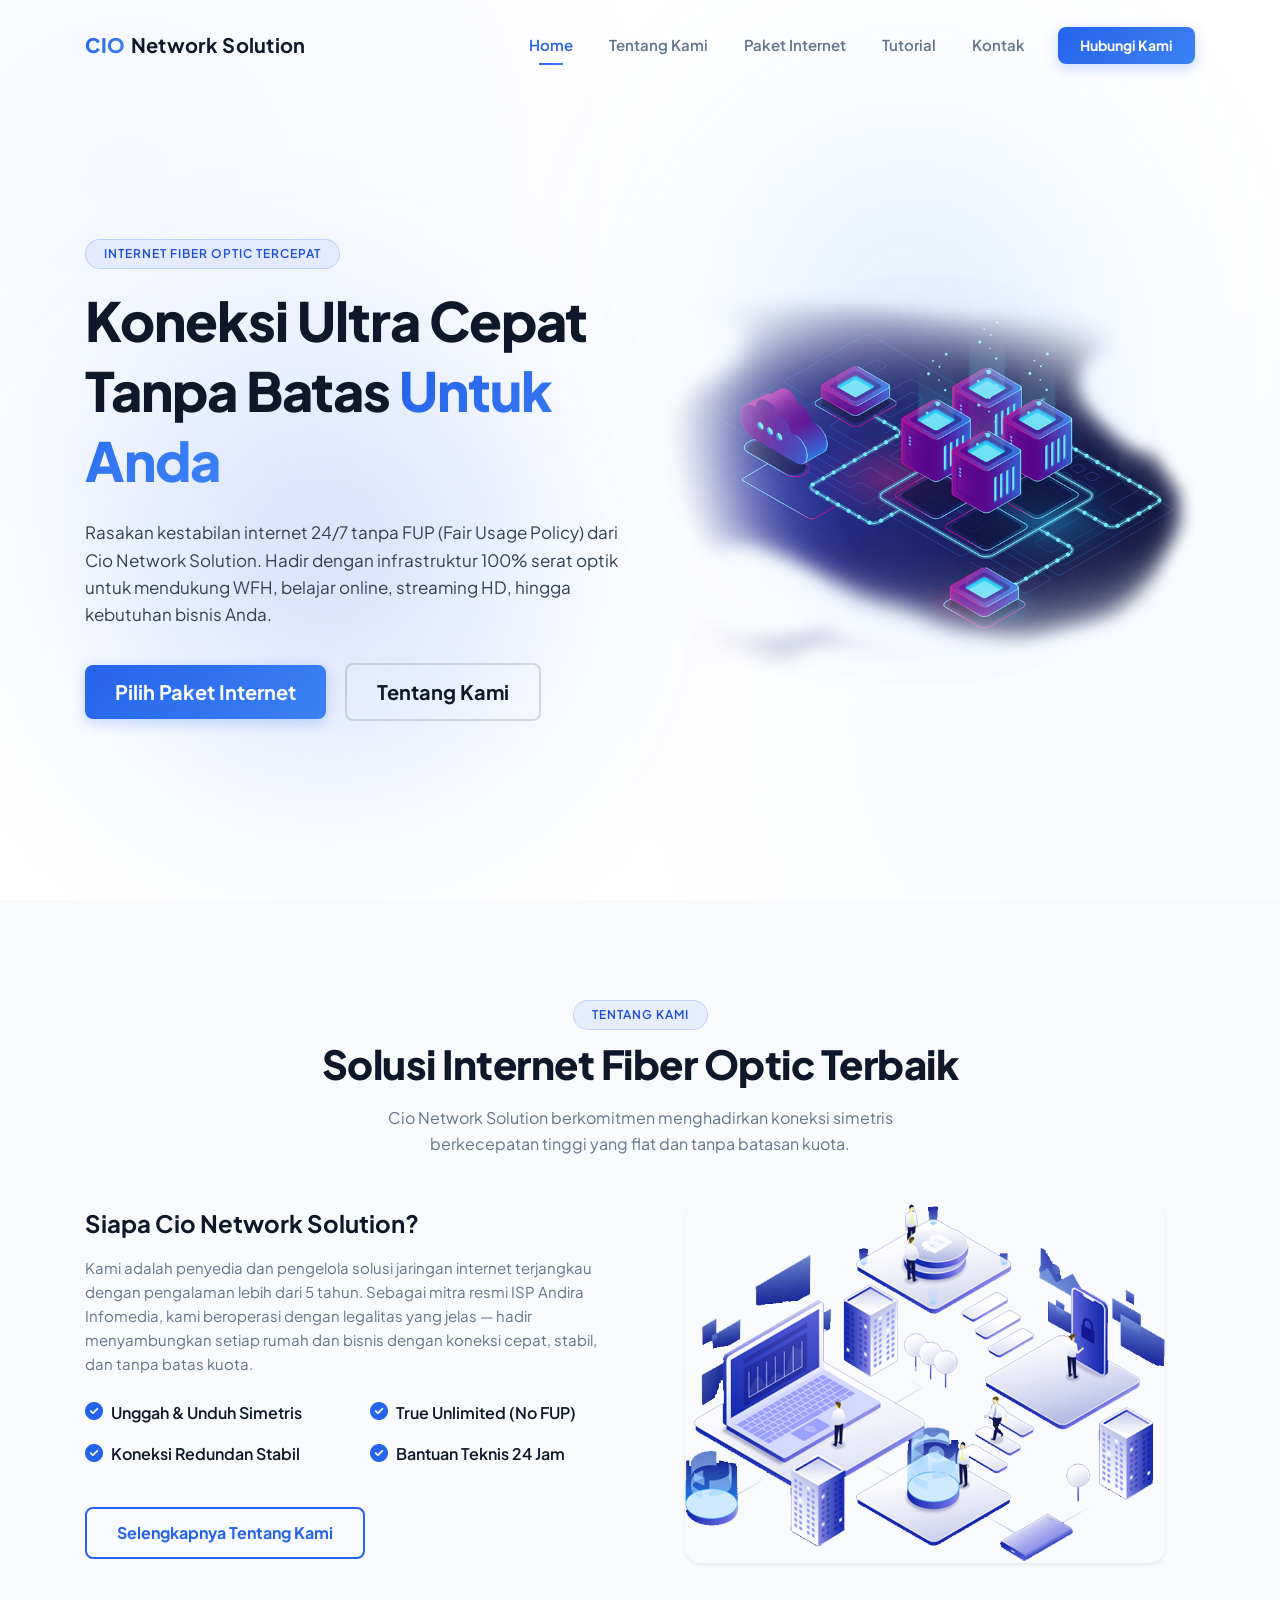
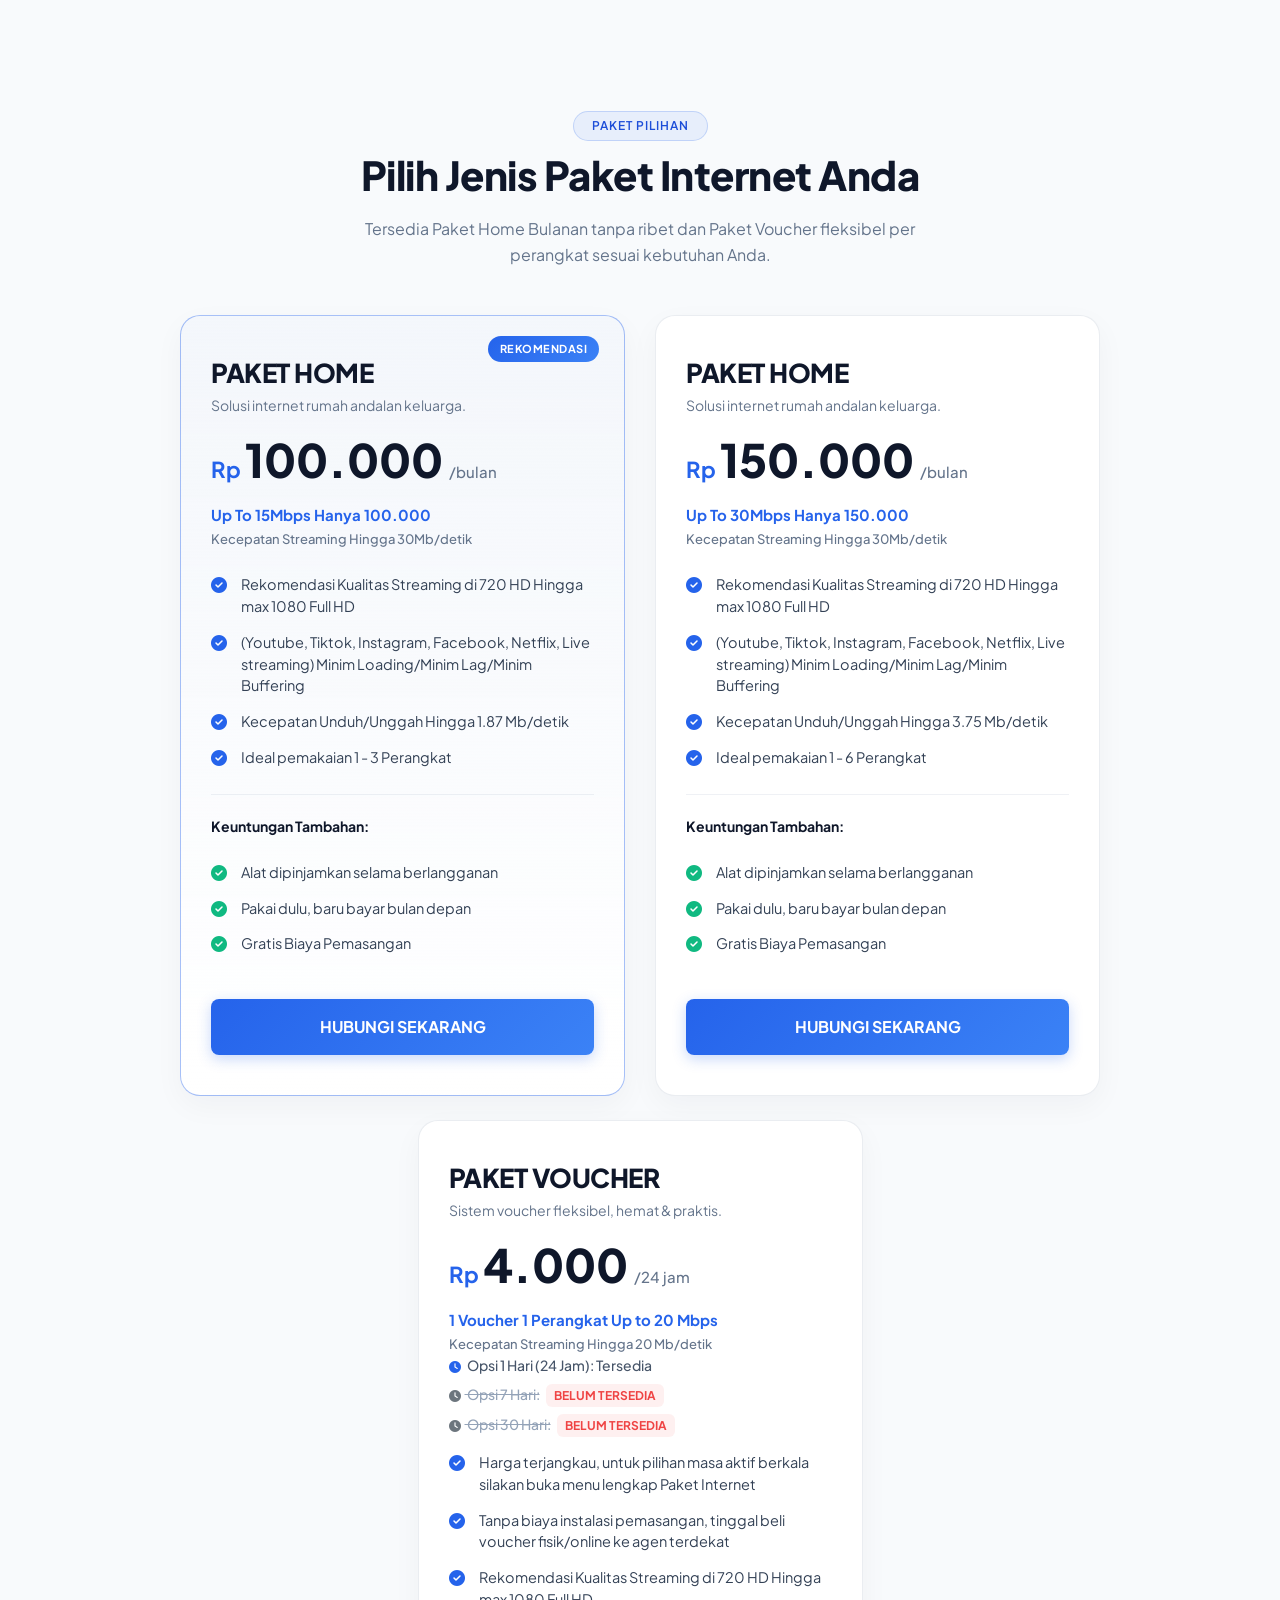
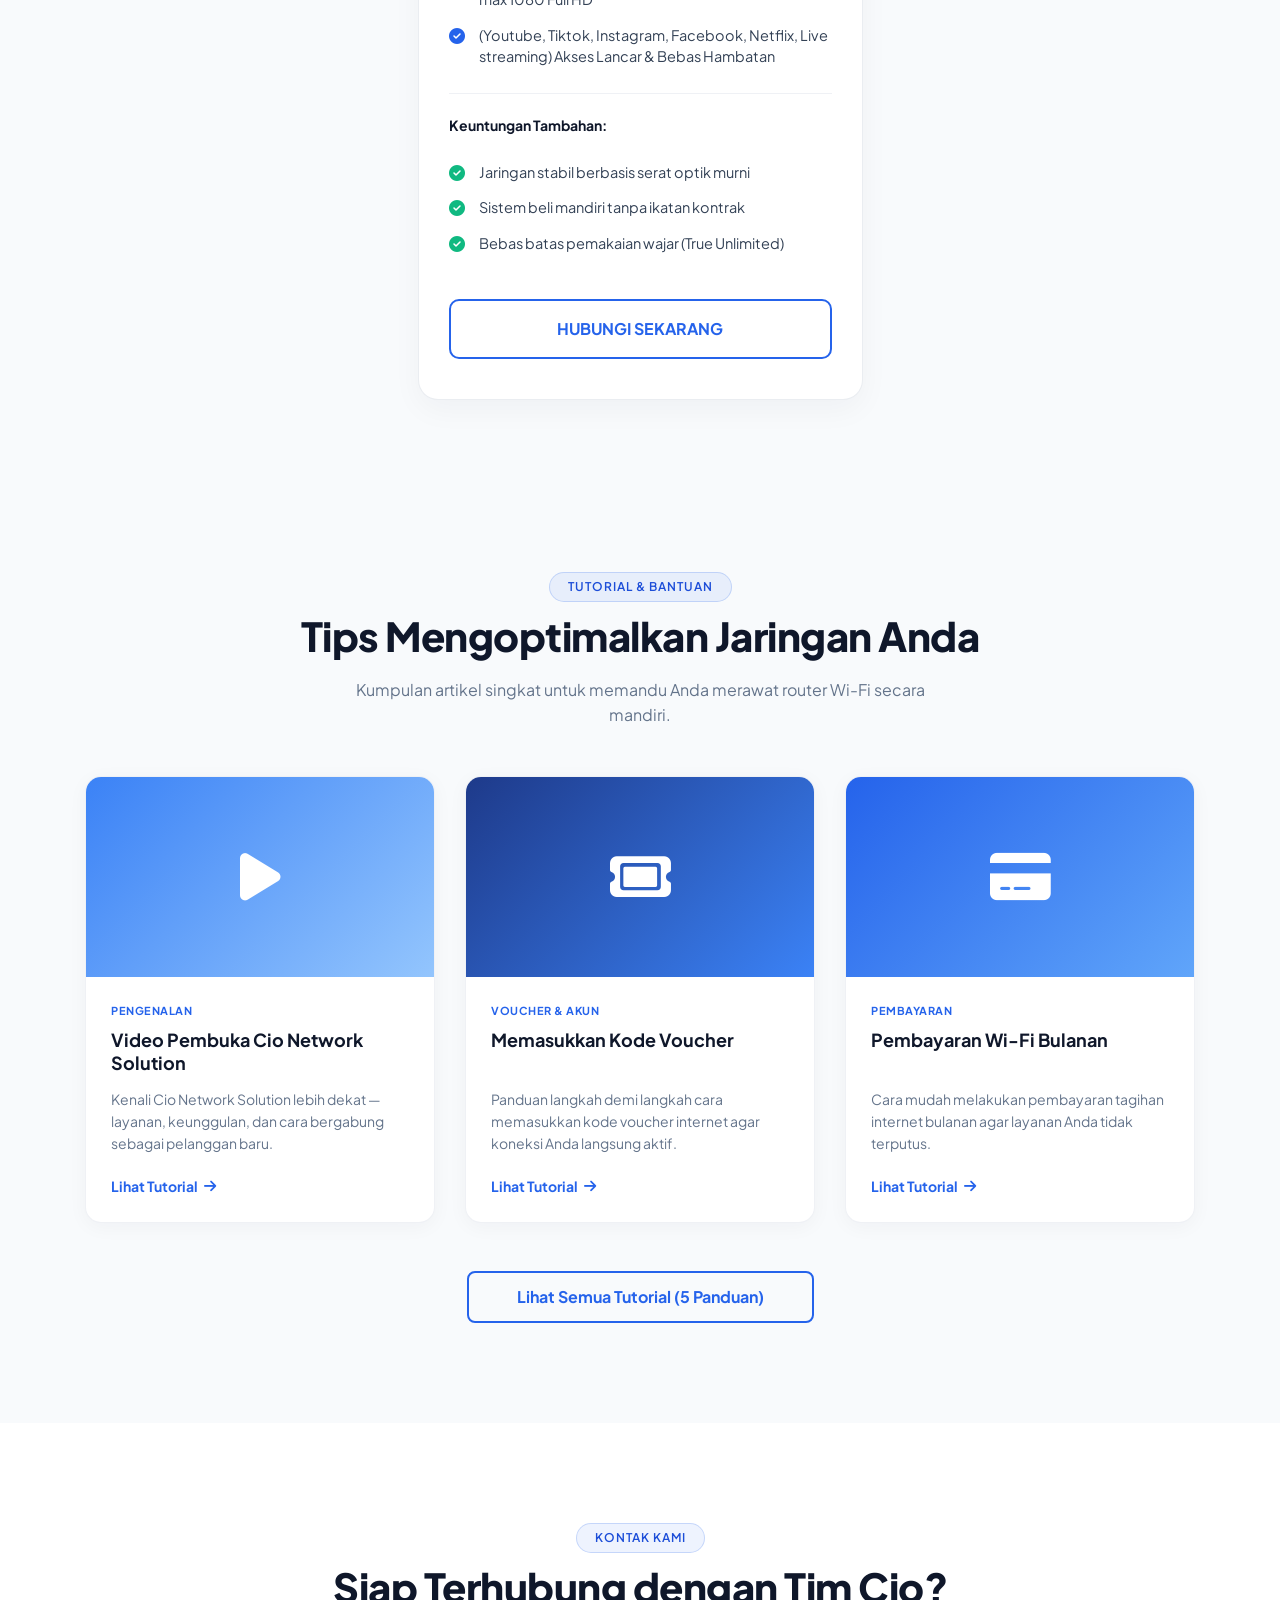
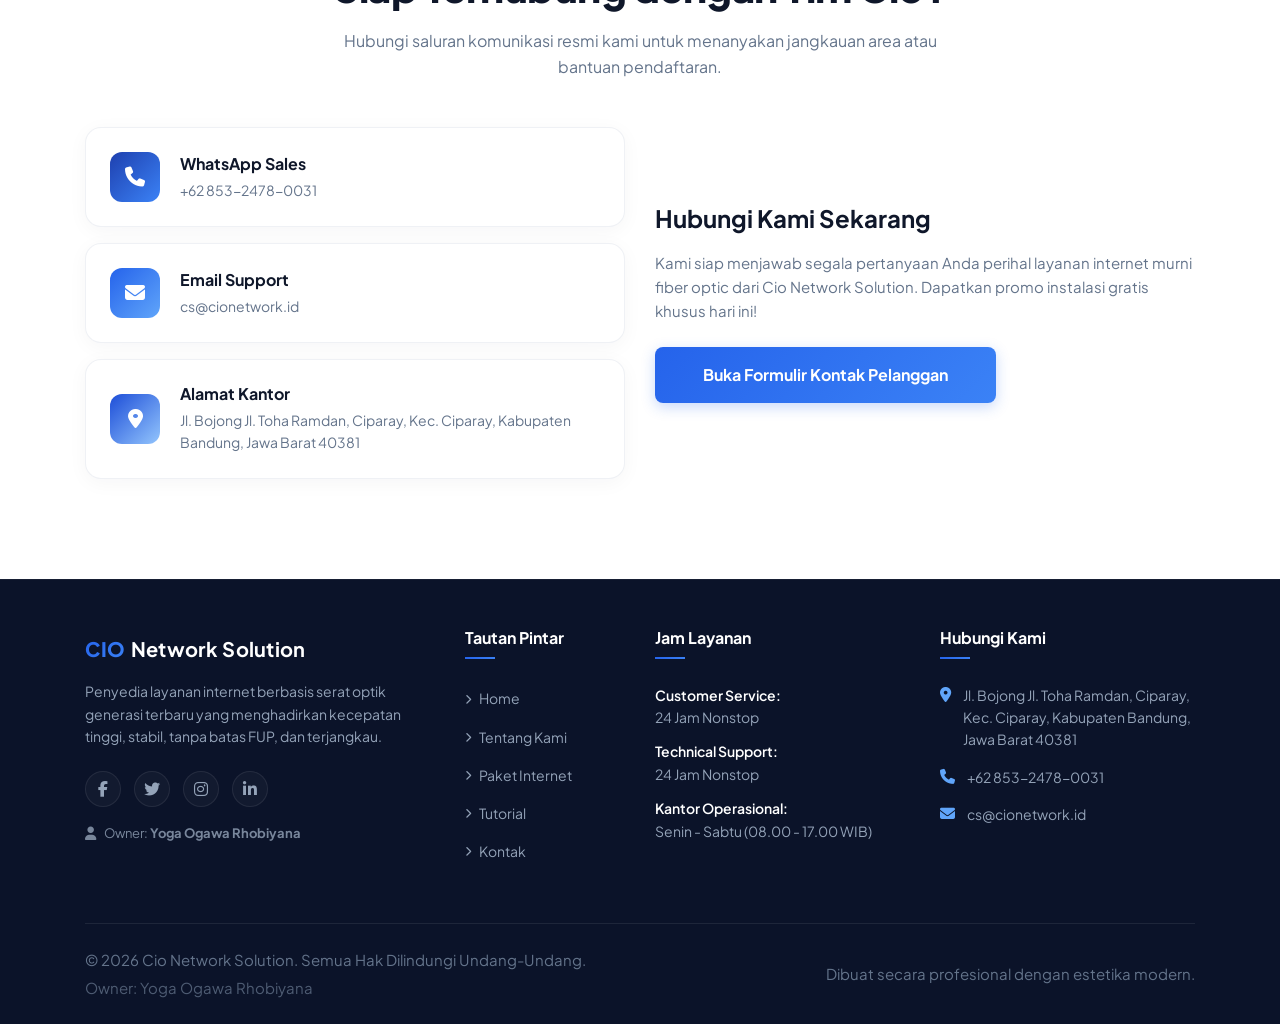
<file: index.html>
﻿<!DOCTYPE html>
<html lang="id">

<head>
   <!-- Meta Tags -->
   <meta charset="utf-8">
   <meta http-equiv="X-UA-Compatible" content="IE=edge">
   <meta name="viewport" content="width=device-width, initial-scale=1">
   <title>Cio Network Solution - Internet Fiber Optic Ultra Cepat & Tanpa FUP</title>
   <meta name="keywords"
      content="isp, cio network solution, internet cepat, fiber optic, internet murah, internet unlimited, wifi rumah, wifi kantor">
   <meta name="description"
      content="Selamat datang di Cio Network Solution. Temukan layanan internet fiber optic cepat dan unlimited tanpa FUP untuk menunjang aktivitas Anda.">

   <!-- Bootstrap CSS -->
   <link rel="stylesheet" type="text/css" href="css/bootstrap.min.css">
   <!-- Font Awesome -->
   <link rel="stylesheet" href="https://cdnjs.cloudflare.com/ajax/libs/font-awesome/6.4.0/css/all.min.css">
   <!-- Google Fonts - Plus Jakarta Sans -->
   <link rel="preconnect" href="https://fonts.googleapis.com">
   <link rel="preconnect" href="https://fonts.gstatic.com" crossorigin>
   <link href="https://fonts.googleapis.com/css2?family=Plus+Jakarta+Sans:wght@300;400;500;600;700;800&display=swap"
      rel="stylesheet">
   <!-- Style CSS -->
   <link rel="stylesheet" type="text/css" href="css/style.css">
   <!-- Responsive CSS -->
   <link rel="stylesheet" href="css/responsive.css">
   <!-- Favicon -->
   <link rel="icon" href="images/fevicon.png" type="image/gif" />
</head>

<body>
   <!-- Modern Navbar -->
   <nav class="navbar navbar-expand-lg fixed-top modern-navbar">
      <div class="container">
         <a class="navbar-brand" href="index.html">
            <span class="logo-cio">CIO</span><span class="logo-net"> Network Solution</span>
         </a>
         <button class="navbar-toggler" type="button" data-toggle="collapse" data-target="#navbarNav"
            aria-controls="navbarNav" aria-expanded="false" aria-label="Toggle navigation">
            <span class="navbar-toggler-icon-custom">
               <span></span>
               <span></span>
               <span></span>
            </span>
         </button>
         <div class="collapse navbar-collapse" id="navbarNav">
            <ul class="navbar-nav ml-auto">
               <li class="nav-item">
                  <a class="nav-link active" href="index.html">Home</a>
               </li>
               <li class="nav-item">
                  <a class="nav-link" href="tentang-kami.html">Tentang Kami</a>
               </li>
               <li class="nav-item">
                  <a class="nav-link" href="paket-internet.html">Paket Internet</a>
               </li>
               <li class="nav-item">
                  <a class="nav-link" href="tutorial.html">Tutorial</a>
               </li>
               <li class="nav-item">
                  <a class="nav-link" href="kontak.html">Kontak</a>
               </li>
            </ul>
            <div class="nav-cta">
               <a href="https://wa.me/6285324780031" class="btn btn-gradient-glow nav-btn">Hubungi Kami</a>
            </div>
         </div>
      </div>
   </nav>

   <!-- Home (Hero) Section -->
   <section id="home" class="hero-section">
      <div class="hero-shapes">
         <div class="shape-glow glow-1"></div>
         <div class="shape-glow glow-2"></div>
      </div>
      <div class="container">
         <div class="row align-items-center">
            <div class="col-lg-6 hero-content">
               <span class="badge badge-indigo animate-pulse mb-3">Internet Fiber Optic Tercepat</span>
               <h1 class="hero-title">Koneksi Ultra Cepat <br>Tanpa Batas <span>Untuk Anda</span></h1>
               <p class="hero-desc">Rasakan kestabilan internet 24/7 tanpa FUP (Fair Usage Policy) dari Cio Network
                  Solution. Hadir dengan infrastruktur 100% serat optik untuk mendukung WFH, belajar online, streaming
                  HD, hingga kebutuhan bisnis Anda.</p>
               <div class="hero-buttons">
                  <a href="paket-internet.html" class="btn btn-gradient-glow btn-lg mr-3">Pilih Paket Internet</a>
                  <a href="tentang-kami.html" class="btn btn-outline-light btn-lg">Tentang Kami</a>
               </div>

            </div>
            <div class="col-lg-6 hero-visual text-center mt-5 mt-lg-0">
               <div class="visual-wrapper">
                  <div class="glowing-ring"></div>
                  <img src="images/banner-img.png" alt="Cio Network Solution" class="img-fluid floating-animation">
               </div>
            </div>
         </div>
      </div>
   </section>

   <!-- 1. Tentang Kami (Ringkasan) -->
   <section class="about-section layout_padding">
      <div class="container">
         <div class="section-header text-center mb-5">
            <span class="badge badge-indigo mb-2">Tentang Kami</span>
            <h2 class="section-title">Solusi Internet Fiber Optic Terbaik</h2>
            <p class="section-subtitle mx-auto">Cio Network Solution berkomitmen menghadirkan koneksi simetris
               berkecepatan tinggi yang flat dan tanpa batasan kuota.</p>
         </div>
         <div class="row align-items-center">
            <div class="col-lg-6 mb-4 mb-lg-0">
               <h3 class="feature-title mb-3" style="font-size: 24px;">Siapa Cio Network Solution?</h3>
               <p class="mb-4">Kami adalah penyedia dan pengelola solusi jaringan internet terjangkau dengan pengalaman lebih dari 5 tahun. Sebagai mitra resmi ISP Andira Infomedia, kami beroperasi dengan legalitas yang jelas — hadir menyambungkan setiap rumah dan bisnis dengan koneksi cepat, stabil, dan tanpa batas kuota.</p>

               <div class="row mt-4">
                  <div class="col-sm-6 mb-3">
                     <div class="d-flex align-items-center">
                        <i class="fa-solid fa-circle-check text-primary mr-2" style="font-size: 18px;"></i>
                        <span style="font-weight: 600; color: var(--text-title);">Unggah & Unduh Simetris</span>
                     </div>
                  </div>
                  <div class="col-sm-6 mb-3">
                     <div class="d-flex align-items-center">
                        <i class="fa-solid fa-circle-check text-primary mr-2" style="font-size: 18px;"></i>
                        <span style="font-weight: 600; color: var(--text-title);">True Unlimited (No FUP)</span>
                     </div>
                  </div>
                  <div class="col-sm-6 mb-3">
                     <div class="d-flex align-items-center">
                        <i class="fa-solid fa-circle-check text-primary mr-2" style="font-size: 18px;"></i>
                        <span style="font-weight: 600; color: var(--text-title);">Koneksi Redundan Stabil</span>
                     </div>
                  </div>
                  <div class="col-sm-6 mb-3">
                     <div class="d-flex align-items-center">
                        <i class="fa-solid fa-circle-check text-primary mr-2" style="font-size: 18px;"></i>
                        <span style="font-weight: 600; color: var(--text-title);">Bantuan Teknis 24 Jam</span>
                     </div>
                  </div>
               </div>
               <div class="mt-4">
                  <a href="tentang-kami.html" class="btn btn-outline-indigo">Selengkapnya Tentang Kami</a>
               </div>
            </div>
            <div class="col-lg-6 text-center">
               <div class="visual-wrapper" style="max-width: 480px;">
                  <img src="images/hosting-img.png" alt="Infrastruktur Cio Network"
                     class="img-fluid rounded-lg shadow-sm" style="border-radius: 16px;">
               </div>
            </div>
         </div>
      </div>
   </section>

   <!-- 2. Paket Internet (Ringkasan) -->
   <section class="pricing-section py-5 home-paket-section">
      <div class="container">
         <div class="section-header text-center mb-5">
            <span class="badge badge-indigo mb-2">Paket Pilihan</span>
            <h2 class="section-title">Pilih Jenis Paket Internet Anda</h2>
            <p class="section-subtitle mx-auto">Tersedia Paket Home Bulanan tanpa ribet dan Paket Voucher fleksibel per perangkat sesuai kebutuhan Anda.</p>
         </div>

         <div class="row home-grid-container">
            
            <div class="col-md-6 col-lg-5 mb-4 d-flex">
               <div class="home-card-paket featured-style">
                  <span class="badge-rekomendasi">Rekomendasi</span>
                  <div>
                     <h3>PAKET HOME</h3>
                     <p class="sub-plan">Solusi internet rumah andalan keluarga.</p>
                     
                     <div class="home-price-box">
                        <span class="currency">Rp</span>
                        <span class="amount">100.000</span>
                        <span class="period">/bulan</span>
                     </div>
                     
                     <p class="mt-2 text-primary highlight-text">Up To 15Mbps Hanya 100.000</p>
                     <p class="sub-highlight">Kecepatan Streaming Hingga 30Mb/detik</p>
                     
                     <ul class="home-list-fitur">
                        <li><i class="fa-solid fa-circle-check text-primary"></i> Rekomendasi Kualitas Streaming di 720 HD Hingga max 1080 Full HD</li>
                        <li><i class="fa-solid fa-circle-check text-primary"></i> (Youtube, Tiktok, Instagram, Facebook, Netflix, Live streaming) Minim Loading/Minim Lag/Minim Buffering</li>
                        <li><i class="fa-solid fa-circle-check text-primary"></i> Kecepatan Unduh/Unggah Hingga 1.87 Mb/detik</li>
                        <li><i class="fa-solid fa-circle-check text-primary"></i> Ideal pemakaian 1 - 3 Perangkat</li>
                     </ul>
                     
                     <div class="divider"></div>
                     
                     <p class="title-tambahan">Keuntungan Tambahan:</p>
                     <ul class="home-list-fitur">
                        <li><i class="fa-solid fa-circle-check text-success"></i> Alat dipinjamkan selama berlangganan</li>
                        <li><i class="fa-solid fa-circle-check text-success"></i> Pakai dulu, baru bayar bulan depan</li>
                        <li><i class="fa-solid fa-circle-check text-success"></i> Gratis Biaya Pemasangan</li>
                     </ul>
                  </div>
                  <div class="action-wrapper">
                     <a href="https://wa.me/6285700180302?text=Halo%20Cio%20Network%20Solution,%20saya%20tertarik%20dengan%20Paket%20Home%20Up%20To%2030Mbps%20Hanya%20150.000." target="_blank" class="btn btn-gradient-glow w-100 py-3">HUBUNGI SEKARANG</a>
                  </div>
               </div>
            </div>

            <div class="col-md-6 col-lg-5 mb-4 d-flex">
               <div class="home-card-paket">
                  <div>
                     <h3>PAKET HOME</h3>
                     <p class="sub-plan">Solusi internet rumah andalan keluarga.</p>
                     
                     <div class="home-price-box">
                        <span class="currency">Rp</span>
                        <span class="amount">150.000</span>
                        <span class="period">/bulan</span>
                     </div>
                     
                     <p class="mt-2 text-primary highlight-text">Up To 30Mbps Hanya 150.000</p>
                     <p class="sub-highlight">Kecepatan Streaming Hingga 30Mb/detik</p>
                     
                     <ul class="home-list-fitur">
                        <li><i class="fa-solid fa-circle-check text-primary"></i> Rekomendasi Kualitas Streaming di 720 HD Hingga max 1080 Full HD</li>
                        <li><i class="fa-solid fa-circle-check text-primary"></i> (Youtube, Tiktok, Instagram, Facebook, Netflix, Live streaming) Minim Loading/Minim Lag/Minim Buffering</li>
                        <li><i class="fa-solid fa-circle-check text-primary"></i> Kecepatan Unduh/Unggah Hingga 3.75 Mb/detik</li>
                        <li><i class="fa-solid fa-circle-check text-primary"></i> Ideal pemakaian 1 - 6 Perangkat</li>
                     </ul>
                     
                     <div class="divider"></div>
                     
                     <p class="title-tambahan">Keuntungan Tambahan:</p>
                     <ul class="home-list-fitur">
                        <li><i class="fa-solid fa-circle-check text-success"></i> Alat dipinjamkan selama berlangganan</li>
                        <li><i class="fa-solid fa-circle-check text-success"></i> Pakai dulu, baru bayar bulan depan</li>
                        <li><i class="fa-solid fa-circle-check text-success"></i> Gratis Biaya Pemasangan</li>
                     </ul>
                  </div>
                  <div class="action-wrapper">
                     <a href="https://wa.me/6285700180302?text=Halo%20Cio%20Network%20Solution,%20saya%20tertarik%20dengan%20Paket%20Home%20Up%20To%2030Mbps%20Hanya%20150.000." target="_blank" class="btn btn-gradient-glow w-100 py-3">HUBUNGI SEKARANG</a>
                  </div>
               </div>
            </div>

            <div class="col-md-6 col-lg-5 mb-4 d-flex">
               <div class="home-card-paket">
                  <div>
                     <h3>PAKET VOUCHER</h3>
                     <p class="sub-plan">Sistem voucher fleksibel, hemat & praktis.</p>
                     
                     <div class="home-price-box">
                        <span class="currency">Rp</span>
                        <span class="amount">4.000</span>
                        <span class="period">/24 jam</span>
                     </div>
                     
                     <p class="mt-2 text-primary highlight-text">1 Voucher 1 Perangkat Up to 20 Mbps</p>
                     <p class="sub-highlight">Kecepatan Streaming Hingga 20 Mb/detik</p>
                     
                     <div class="home-voucher-durations">
                        <div class="home-duration-row"><i class="fa-solid fa-clock text-primary mr-1" style="font-size: 12px;"></i> Opsi 1 Hari (24 Jam): Tersedia</div>
                        <div class="home-duration-row disabled"><i class="fa-solid fa-clock text-muted mr-1" style="font-size: 12px;"></i> Opsi 7 Hari:<span class="label-not-ready">belum tersedia</span></div>
                        <div class="home-duration-row disabled"><i class="fa-solid fa-clock text-muted mr-1" style="font-size: 12px;"></i> Opsi 30 Hari:<span class="label-not-ready">belum tersedia</span></div>
                     </div>

                     <ul class="home-list-fitur" style="margin-top: 15px !important;">
                        <li><i class="fa-solid fa-circle-check text-primary"></i> Harga terjangkau, untuk pilihan masa aktif berkala silakan buka menu lengkap Paket Internet</li>
                        <li><i class="fa-solid fa-circle-check text-primary"></i> Tanpa biaya instalasi pemasangan, tinggal beli voucher fisik/online ke agen terdekat</li>
                        <li><i class="fa-solid fa-circle-check text-primary"></i> Rekomendasi Kualitas Streaming di 720 HD Hingga max 1080 Full HD</li>
                        <li><i class="fa-solid fa-circle-check text-primary"></i> (Youtube, Tiktok, Instagram, Facebook, Netflix, Live streaming) Akses Lancar & Bebas Hambatan</li>
                     </ul>
                     
                     <div class="divider"></div>
                     
                     <p class="title-tambahan">Keuntungan Tambahan:</p>
                     <ul class="home-list-fitur">
                        <li><i class="fa-solid fa-circle-check text-success"></i> Jaringan stabil berbasis serat optik murni</li>
                        <li><i class="fa-solid fa-circle-check text-success"></i> Sistem beli mandiri tanpa ikatan kontrak</li>
                        <li><i class="fa-solid fa-circle-check text-success"></i> Bebas batas pemakaian wajar (True Unlimited)</li>
                     </ul>
                  </div>
                  <div class="action-wrapper">
                     <a href="https://wa.me/6285700180302?text=Halo%20Cio%20Network%20Solution,%20saya%20tertarik%20dengan%20Paket%20Voucher%20Up%20to%2020%20Mbps." target="_blank" class="btn btn-outline-custom w-100 py-3">HUBUNGI SEKARANG</a>
                  </div>
               </div>
            </div>

         </div>
      </div>
   </section>

   <!-- 3. List Tutorial (Ringkasan) -->
   <section class="about-section layout_padding">
      <div class="container">
         <div class="section-header text-center mb-5">
            <span class="badge badge-indigo mb-2">Tutorial & Bantuan</span>
            <h2 class="section-title">Tips Mengoptimalkan Jaringan Anda</h2>
            <p class="section-subtitle mx-auto">Kumpulan artikel singkat untuk memandu Anda merawat router Wi-Fi secara
               mandiri.</p>
         </div>
         <div class="row">
            <!-- Tutorial Card 1 -->
            <div class="col-md-4 mb-4 d-flex">
               <div class="tutorial-card glass-card flex-fill">
                  <div class="tutorial-image bg-gradient-pink-orange">
                     <i class="fa-solid fa-play"></i>
                  </div>
                  <div class="tutorial-content">
                     <span class="tutorial-category">Pengenalan</span>
                     <h3 class="tutorial-title">Video Pembuka Cio Network Solution</h3>
                     <p class="tutorial-text">Kenali Cio Network Solution lebih dekat — layanan, keunggulan, dan cara bergabung sebagai pelanggan baru.</p>
                     <a href="tutorial.html" class="tutorial-link">Lihat Tutorial <i
                           class="fa-solid fa-arrow-right"></i></a>
                  </div>
               </div>
            </div>

            <!-- Tutorial Card 2 -->
            <div class="col-md-4 mb-4 d-flex">
               <div class="tutorial-card glass-card flex-fill">
                  <div class="tutorial-image bg-gradient-blue-purple">
                     <i class="fa-solid fa-ticket"></i>
                  </div>
                  <div class="tutorial-content">
                     <span class="tutorial-category">Voucher & Akun</span>
                     <h3 class="tutorial-title">Memasukkan Kode Voucher</h3>
                     <p class="tutorial-text">Panduan langkah demi langkah cara memasukkan kode voucher internet agar koneksi Anda langsung aktif.</p>
                     <a href="tutorial.html" class="tutorial-link">Lihat Tutorial <i
                           class="fa-solid fa-arrow-right"></i></a>
                  </div>
               </div>
            </div>

            <!-- Tutorial Card 3 -->
            <div class="col-md-4 mb-4 d-flex">
               <div class="tutorial-card glass-card flex-fill">
                  <div class="tutorial-image bg-gradient-purple-pink">
                     <i class="fa-solid fa-credit-card"></i>
                  </div>
                  <div class="tutorial-content">
                     <span class="tutorial-category">Pembayaran</span>
                     <h3 class="tutorial-title">Pembayaran Wi-Fi Bulanan</h3>
                     <p class="tutorial-text">Cara mudah melakukan pembayaran tagihan internet bulanan agar layanan Anda tidak terputus.</p>
                     <a href="tutorial.html" class="tutorial-link">Lihat Tutorial <i
                           class="fa-solid fa-arrow-right"></i></a>
                  </div>
               </div>
            </div>
         </div>

         <div class="text-center mt-4">
            <a href="tutorial.html" class="btn btn-outline-indigo px-5">Lihat Semua Tutorial (5 Panduan)</a>
         </div>
      </div>
   </section>

   <!-- 4. Kontak & Peta (Ringkasan) -->
   <section class="pricing-section layout_padding">
      <div class="container">
         <div class="section-header text-center mb-5">
            <span class="badge badge-indigo mb-2">Kontak Kami</span>
            <h2 class="section-title">Siap Terhubung dengan Tim Cio?</h2>
            <p class="section-subtitle mx-auto">Hubungi saluran komunikasi resmi kami untuk menanyakan jangkauan area
               atau bantuan pendaftaran.</p>
         </div>

         <div class="row align-items-center">
            <div class="col-lg-6 mb-4 mb-lg-0">
               <div class="info-box glass-card mb-3">
                  <div class="info-icon bg-gradient-blue">
                     <i class="fa-solid fa-phone"></i>
                  </div>
                  <div class="info-text">
                     <h4>WhatsApp Sales</h4>
                     <p><a href="https://wa.me/6285324780031" target="_blank">+62 853-2478-0031</a></p>
                  </div>
               </div>
               <div class="info-box glass-card mb-3">
                  <div class="info-icon bg-gradient-purple">
                     <i class="fa-solid fa-envelope"></i>
                  </div>
                  <div class="info-text">
                     <h4>Email Support</h4>
                     <p><a href="mailto:cs@cionetwork.id">cs@cionetwork.id</a></p>
                  </div>
               </div>
               <div class="info-box glass-card">
                  <div class="info-icon bg-gradient-pink">
                     <i class="fa-solid fa-location-dot"></i>
                  </div>
                  <div class="info-text">
                     <h4>Alamat Kantor</h4>
                     <p>Jl. Bojong Jl. Toha Ramdan, Ciparay, Kec. Ciparay, Kabupaten Bandung, Jawa Barat 40381</p>
                  </div>
               </div>
            </div>
            <div class="col-lg-6 text-center text-lg-left">
               <h3 class="feature-title mb-3" style="font-size: 24px;">Hubungi Kami Sekarang</h3>
               <p class="mb-4">Kami siap menjawab segala pertanyaan Anda perihal layanan internet murni fiber optic dari
                  Cio Network Solution. Dapatkan promo instalasi gratis khusus hari ini!</p>
               <a href="kontak.html" class="btn btn-gradient-glow px-5 py-3">Buka Formulir Kontak Pelanggan</a>
            </div>
         </div>
      </div>
   </section>

   <!-- Footer Section -->
   <footer class="footer-section">
      <div class="container">
         <div class="row py-5">
            <div class="col-lg-4 mb-4 mb-lg-0">
               <h3 class="footer-brand"><span class="logo-cio">CIO</span><span class="logo-net"> Network Solution</span></h3>
               <p class="footer-desc mt-3">Penyedia layanan internet berbasis serat optik generasi terbaru yang
                  menghadirkan kecepatan tinggi, stabil, tanpa batas FUP, dan terjangkau.</p>
               <div class="footer-social mt-4">
                  <a href="#"><i class="fa-brands fa-facebook-f"></i></a>
                  <a href="#"><i class="fa-brands fa-twitter"></i></a>
                  <a href="#"><i class="fa-brands fa-instagram"></i></a>
                  <a href="#"><i class="fa-brands fa-linkedin-in"></i></a>
               </div>
               <p class="footer-desc mt-3" style="font-size: 13px; opacity: 0.8;"><i class="fa-solid fa-user" style="margin-right: 6px;"></i> Owner: <strong>Yoga Ogawa Rhobiyana</strong></p>
            </div>
            <div class="col-lg-2 col-md-4 mb-4 mb-md-0">
               <h4 class="footer-title">Tautan Pintar</h4>
               <ul class="footer-links">
                  <li><a href="index.html"><i class="fa-solid fa-chevron-right"></i> Home</a></li>
                  <li><a href="tentang-kami.html"><i class="fa-solid fa-chevron-right"></i> Tentang Kami</a></li>
                  <li><a href="paket-internet.html"><i class="fa-solid fa-chevron-right"></i> Paket Internet</a></li>
                  <li><a href="tutorial.html"><i class="fa-solid fa-chevron-right"></i> Tutorial</a></li>
                  <li><a href="kontak.html"><i class="fa-solid fa-chevron-right"></i> Kontak</a></li>
               </ul>
            </div>
            <div class="col-lg-3 col-md-4 mb-4 mb-md-0">
               <h4 class="footer-title">Jam Layanan</h4>
               <ul class="footer-hours">
                  <li><span>Customer Service:</span> 24 Jam Nonstop</li>
                  <li><span>Technical Support:</span> 24 Jam Nonstop</li>
                  <li><span>Kantor Operasional:</span> Senin - Sabtu (08.00 - 17.00 WIB)</li>
               </ul>
            </div>
            <div class="col-lg-3 col-md-4">
               <h4 class="footer-title">Hubungi Kami</h4>
               <ul class="footer-contact">
                  <li><i class="fa-solid fa-location-dot"></i> Jl. Bojong Jl. Toha Ramdan, Ciparay, Kec. Ciparay, Kabupaten Bandung, Jawa Barat 40381</li>
                  <li><i class="fa-solid fa-phone"></i> +62 853-2478-0031</li>
                  <li><i class="fa-solid fa-envelope"></i> cs@cionetwork.id</li>
               </ul>
            </div>
         </div>

         <hr class="footer-divider">

         <div class="row py-4 align-items-center">
            <div class="col-md-6 text-center text-md-left">
               <p class="copyright-text mb-0">&copy; 2026 Cio Network Solution. Semua Hak Dilindungi Undang-Undang.</p>
               <p class="copyright-text mb-0" style="margin-top: 4px; opacity: 0.75;">Owner: Yoga Ogawa Rhobiyana</p>
            </div>
            <div class="col-md-6 text-center text-md-right mt-3 mt-md-0">
               <p class="theme-author mb-0">Dibuat secara profesional dengan estetika modern.</p>
            </div>
         </div>
      </div>
   </footer>

   <!-- Back to Top Button -->
   <div id="back-to-top" class="back-to-top-btn">
      <i class="fa-solid fa-arrow-up"></i>
   </div>

   <!-- Javascript files-->
   <script src="js/jquery.min.js"></script>
   <script src="js/popper.min.js"></script>
   <script src="js/bootstrap.bundle.min.js"></script>
   <script src="js/jquery-3.0.0.min.js"></script>
   <script src="js/jquery.validate.js"></script>

   <!-- Navbar state & back to top actions -->
   <script>
      $(document).ready(function () {
         $(window).on('scroll', function () {
            if ($(window).scrollTop() > 50) {
               $('.modern-navbar').addClass('navbar-scrolled');
            } else {
               $('.modern-navbar').removeClass('navbar-scrolled');
            }

            // Back to top button visibility
            if ($(window).scrollTop() > 300) {
               $('#back-to-top').addClass('visible');
            } else {
               $('#back-to-top').removeClass('visible');
            }
         });

         // Back to top click action
         $('#back-to-top').on('click', function () {
            $('html, body').animate({
               scrollTop: 0
            }, 800);
         });

         // Mobile nav toggle customization
         $('.navbar-toggler').on('click', function () {
            $(this).toggleClass('open');
         });
      });
   </script>
</body>

</html>
</file>
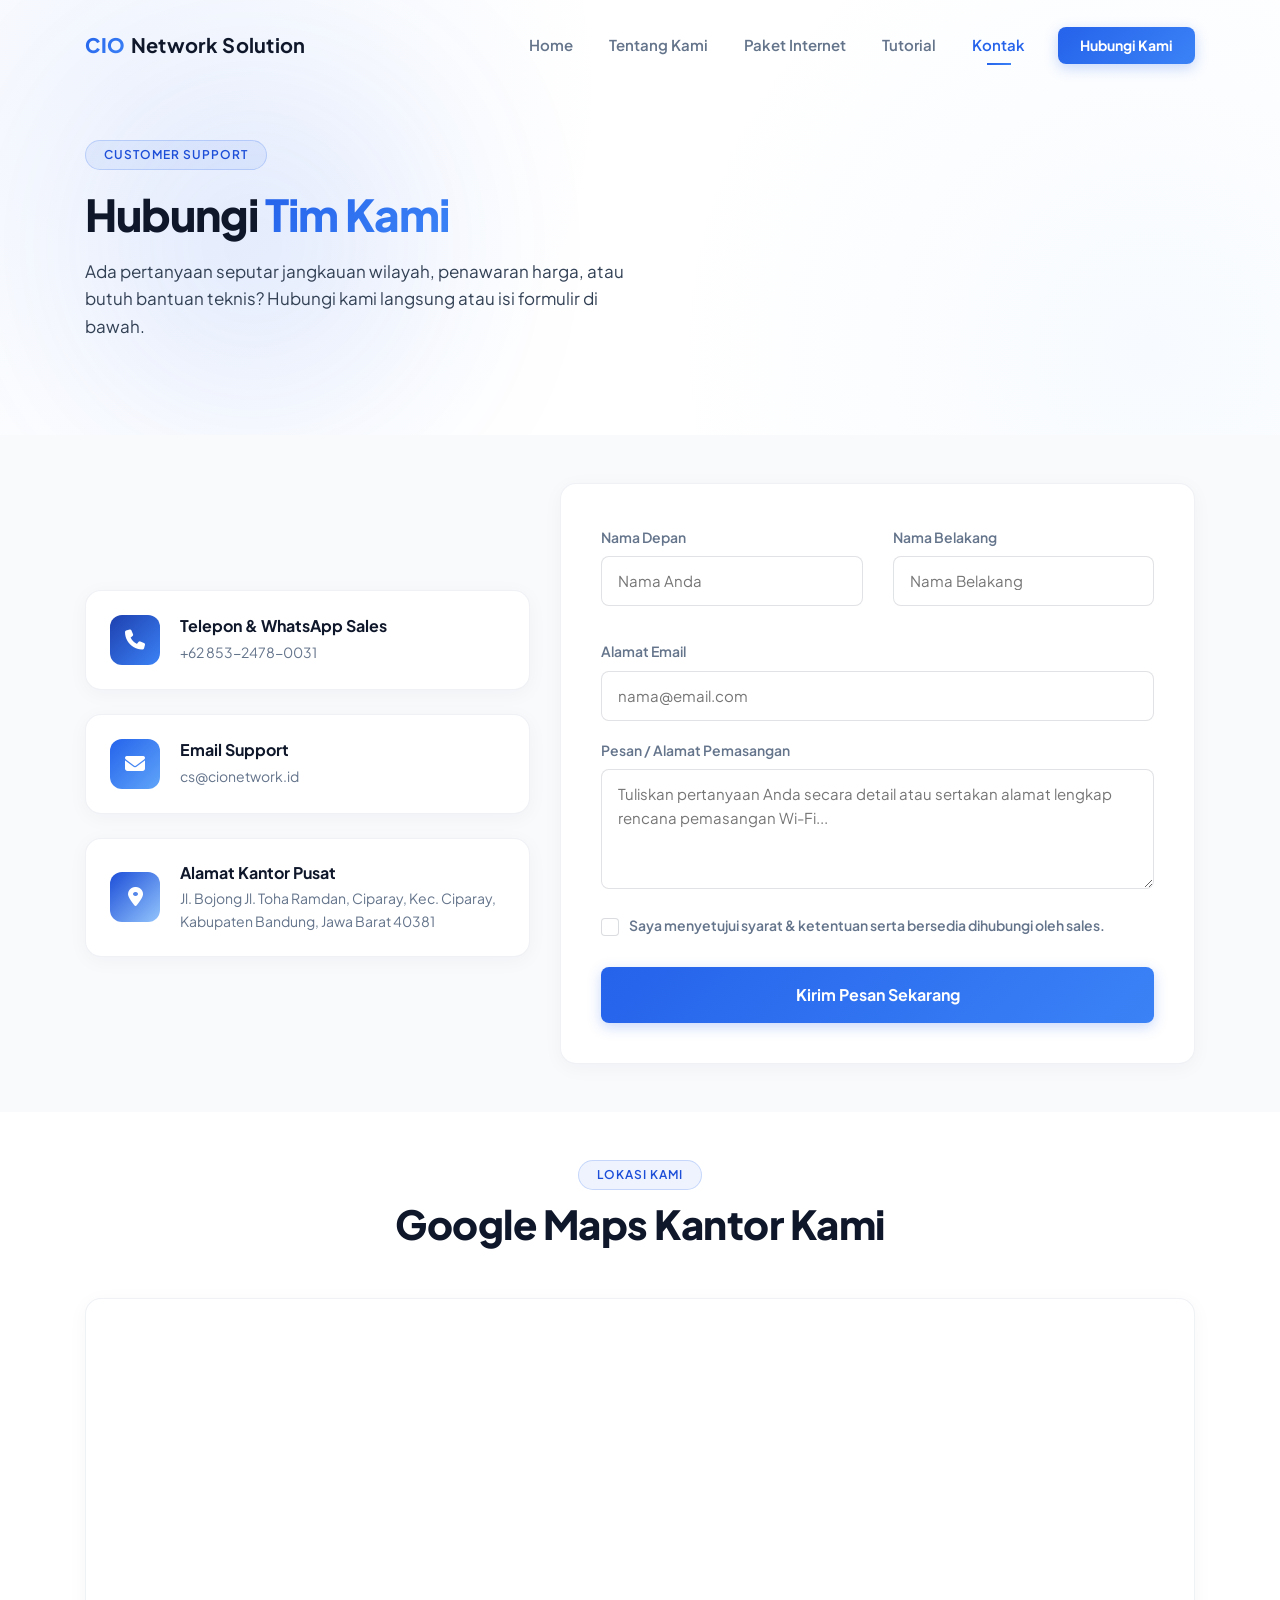
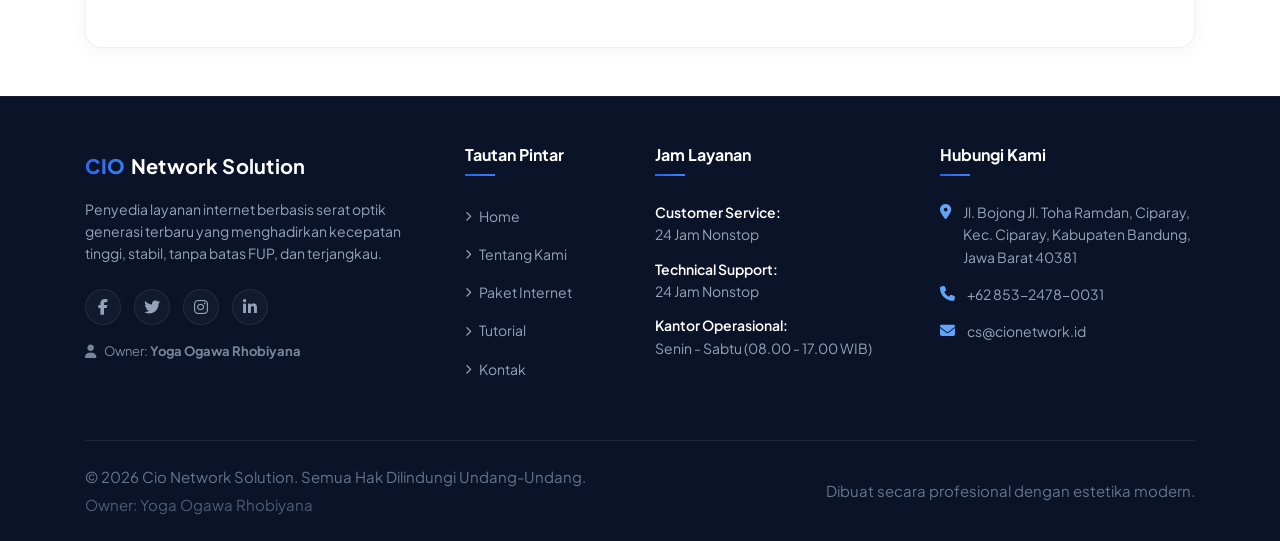
<file: kontak.html>
﻿<!DOCTYPE html>
<html lang="id">
   <head>
      <!-- Meta Tags -->
      <meta charset="utf-8">
      <meta http-equiv="X-UA-Compatible" content="IE=edge">
      <meta name="viewport" content="width=device-width, initial-scale=1">
      <title>Kontak Kami - Cio Network Solution</title>
      <meta name="keywords" content="isp, cio network solution, hubungi kami, telepon wifi, pasang wifi jakarta">
      <meta name="description" content="Ada pertanyaan atau kendala? Hubungi tim support Cio Network Solution atau isi formulir kontak untuk pendaftaran jaringan baru.">
      
      <!-- Bootstrap CSS -->
      <link rel="stylesheet" type="text/css" href="css/bootstrap.min.css">
      <!-- Font Awesome -->
      <link rel="stylesheet" href="https://cdnjs.cloudflare.com/ajax/libs/font-awesome/6.4.0/css/all.min.css">
      <!-- Google Fonts - Plus Jakarta Sans -->
      <link rel="preconnect" href="https://fonts.googleapis.com">
      <link rel="preconnect" href="https://fonts.gstatic.com" crossorigin>
      <link href="https://fonts.googleapis.com/css2?family=Plus+Jakarta+Sans:wght@300;400;500;600;700;800&display=swap" rel="stylesheet">
      <!-- Style CSS -->
      <link rel="stylesheet" type="text/css" href="css/style.css">
      <!-- Responsive CSS -->
      <link rel="stylesheet" href="css/responsive.css">
      <!-- Favicon -->
      <link rel="icon" href="images/fevicon.png" type="image/gif" />
   </head>
   <body>
      <!-- Modern Navbar -->
      <nav class="navbar navbar-expand-lg fixed-top modern-navbar">
         <div class="container">
            <a class="navbar-brand" href="index.html">
               <span class="logo-cio">CIO</span><span class="logo-net"> Network Solution</span>
            </a>
            <button class="navbar-toggler" type="button" data-toggle="collapse" data-target="#navbarNav" aria-controls="navbarNav" aria-expanded="false" aria-label="Toggle navigation">
               <span class="navbar-toggler-icon-custom">
                  <span></span>
                  <span></span>
                  <span></span>
               </span>
            </button>
            <div class="collapse navbar-collapse" id="navbarNav">
               <ul class="navbar-nav ml-auto">
                  <li class="nav-item">
                     <a class="nav-link" href="index.html">Home</a>
                  </li>
                  <li class="nav-item">
                     <a class="nav-link" href="tentang-kami.html">Tentang Kami</a>
                  </li>
                  <li class="nav-item">
                     <a class="nav-link" href="paket-internet.html">Paket Internet</a>
                  </li>
                  <li class="nav-item">
                     <a class="nav-link" href="tutorial.html">Tutorial</a>
                  </li>
                  <li class="nav-item">
                     <a class="nav-link active" href="kontak.html">Kontak</a>
                  </li>
               </ul>
               <div class="nav-cta">
                  <a href="https://wa.me/6285324780031" class="btn btn-gradient-glow nav-btn">Hubungi Kami</a>
               </div>
            </div>
         </div>
      </nav>

      <!-- Page Header -->
      <section class="hero-section" style="min-height: auto; padding: 140px 0 60px 0;">
         <div class="hero-shapes">
            <div class="shape-glow glow-2" style="width: 250px; height: 250px;"></div>
         </div>
         <div class="container">
            <div class="row">
               <div class="col-lg-8 hero-content text-left">
                  <span class="badge badge-indigo mb-3">Customer Support</span>
                  <h1 class="hero-title" style="font-size: 44px; margin-bottom: 15px;">Hubungi <span>Tim Kami</span></h1>
                  <p class="hero-desc">Ada pertanyaan seputar jangkauan wilayah, penawaran harga, atau butuh bantuan teknis? Hubungi kami langsung atau isi formulir di bawah.</p>
               </div>
            </div>
         </div>
      </section>

      <!-- Contact Section Content -->
      <section class="about-section layout_padding py-5">
         <div class="container">
            <div class="row align-items-center">
               <!-- Contact Info Cards -->
               <div class="col-lg-5 mb-5 mb-lg-0">
                  <div class="contact-info-wrapper">
                     <!-- Info Box 1 -->
                     <div class="info-box glass-card mb-4">
                        <div class="info-icon bg-gradient-blue">
                           <i class="fa-solid fa-phone"></i>
                        </div>
                        <div class="info-text">
                           <h4>Telepon & WhatsApp Sales</h4>
                           <p><a href="https://wa.me/6285324780031" target="_blank">+62 853-2478-0031</a></p>
                        </div>
                     </div>
                     <!-- Info Box 2 -->
                     <div class="info-box glass-card mb-4">
                        <div class="info-icon bg-gradient-purple">
                           <i class="fa-solid fa-envelope"></i>
                        </div>
                        <div class="info-text">
                           <h4>Email Support</h4>
                           <p><a href="mailto:cs@cionetwork.id">cs@cionetwork.id</a></p>
                        </div>
                     </div>
                     <!-- Info Box 3 -->
                     <div class="info-box glass-card">
                        <div class="info-icon bg-gradient-pink">
                           <i class="fa-solid fa-location-dot"></i>
                        </div>
                        <div class="info-text">
                           <h4>Alamat Kantor Pusat</h4>
                           <p>Jl. Bojong Jl. Toha Ramdan, Ciparay, Kec. Ciparay, Kabupaten Bandung, Jawa Barat 40381</p>
                        </div>
                     </div>
                  </div>
               </div>
               
               <!-- Contact Form -->
               <div class="col-lg-7">
                  <div class="contact-form-wrapper glass-card">
                     <form id="contact-form" action="#" method="post">
                        <div class="row">
                           <div class="col-md-6 form-group">
                              <label for="firstname">Nama Depan</label>
                              <input type="text" id="firstname" name="firstname" class="form-control-custom" placeholder="Nama Anda" required>
                           </div>
                           <div class="col-md-6 form-group">
                              <label for="lastname">Nama Belakang</label>
                              <input type="text" id="lastname" name="lastname" class="form-control-custom" placeholder="Nama Belakang" required>
                           </div>
                        </div>
                        <div class="form-group mt-3">
                           <label for="email">Alamat Email</label>
                           <input type="email" id="email" name="email" class="form-control-custom" placeholder="nama@email.com" required>
                        </div>
                        <div class="form-group mt-3">
                           <label for="message">Pesan / Alamat Pemasangan</label>
                           <textarea id="message" name="message" class="form-control-custom text-area-custom" placeholder="Tuliskan pertanyaan Anda secara detail atau sertakan alamat lengkap rencana pemasangan Wi-Fi..." required></textarea>
                        </div>
                        <div class="form-group checkbox-custom mt-3">
                           <label class="checkbox-container">
                              Saya menyetujui syarat & ketentuan serta bersedia dihubungi oleh sales.
                              <input type="checkbox" id="agree" name="agree" required>
                              <span class="checkmark"></span>
                           </label>
                        </div>
                        <div class="mt-4">
                           <button type="submit" class="btn btn-gradient-glow w-100 py-3">Kirim Pesan Sekarang</button>
                        </div>
                     </form>
                  </div>
               </div>
            </div>
         </div>
      </section>

      <!-- Mock Location map / visual section -->
      <section class="pricing-section layout_padding py-5">
         <div class="container">
            <div class="section-header text-center mb-5">
               <span class="badge badge-indigo mb-2">Lokasi Kami</span>
               <h2 class="section-title">Google Maps Kantor Kami</h2>
            </div>
            <div class="row justify-content-center">
               <div class="col-12">
                  <div class="glass-card overflow-hidden" style="border-radius: 16px; height: 350px;">
                     <!-- Standard Google Maps IFrame Placeholder with elegant styling -->
                      <iframe src="https://www.google.com/maps/embed?pb=!1m17!1m12!1m3!1d3959.803055656377!2d107.719415!3d-7.03242!2m3!1f0!2f0!3f0!3m2!1i1024!2i768!4f13.1!3m2!1m1!2zN8KwMDEnNTYuNyJTIDEwN8KwNDMnMDkuOSJF!5e0!3m2!1sid!2sid!4v1781016669328!5m2!1sid!2sid" width="100%" height="100%" style="border:0;" allowfullscreen="" loading="lazy" referrerpolicy="no-referrer-when-downgrade"></iframe>
                  </div>
               </div>
            </div>
         </div>
      </section>

      <!-- Footer Section -->
      <footer class="footer-section">
         <div class="container">
            <div class="row py-5">
               <div class="col-lg-4 mb-4 mb-lg-0">
                  <h3 class="footer-brand"><span class="logo-cio">CIO</span><span class="logo-net"> Network Solution</span></h3>
                  <p class="footer-desc mt-3">Penyedia layanan internet berbasis serat optik generasi terbaru yang menghadirkan kecepatan tinggi, stabil, tanpa batas FUP, dan terjangkau.</p>
                  <div class="footer-social mt-4">
                     <a href="#"><i class="fa-brands fa-facebook-f"></i></a>
                     <a href="#"><i class="fa-brands fa-twitter"></i></a>
                     <a href="#"><i class="fa-brands fa-instagram"></i></a>
                     <a href="#"><i class="fa-brands fa-linkedin-in"></i></a>
                  </div>
                  <p class="footer-desc mt-3" style="font-size: 13px; opacity: 0.8;"><i class="fa-solid fa-user" style="margin-right: 6px;"></i> Owner: <strong>Yoga Ogawa Rhobiyana</strong></p>
               </div>
               <div class="col-lg-2 col-md-4 mb-4 mb-md-0">
                  <h4 class="footer-title">Tautan Pintar</h4>
                  <ul class="footer-links">
                     <li><a href="index.html"><i class="fa-solid fa-chevron-right"></i> Home</a></li>
                     <li><a href="tentang-kami.html"><i class="fa-solid fa-chevron-right"></i> Tentang Kami</a></li>
                     <li><a href="paket-internet.html"><i class="fa-solid fa-chevron-right"></i> Paket Internet</a></li>
                     <li><a href="tutorial.html"><i class="fa-solid fa-chevron-right"></i> Tutorial</a></li>
                     <li><a href="kontak.html"><i class="fa-solid fa-chevron-right"></i> Kontak</a></li>
                  </ul>
               </div>
               <div class="col-lg-3 col-md-4 mb-4 mb-md-0">
                  <h4 class="footer-title">Jam Layanan</h4>
                  <ul class="footer-hours">
                     <li><span>Customer Service:</span> 24 Jam Nonstop</li>
                     <li><span>Technical Support:</span> 24 Jam Nonstop</li>
                     <li><span>Kantor Operasional:</span> Senin - Sabtu (08.00 - 17.00 WIB)</li>
                  </ul>
               </div>
               <div class="col-lg-3 col-md-4">
                  <h4 class="footer-title">Hubungi Kami</h4>
                  <ul class="footer-contact">
                     <li><i class="fa-solid fa-location-dot"></i> Jl. Bojong Jl. Toha Ramdan, Ciparay, Kec. Ciparay, Kabupaten Bandung, Jawa Barat 40381</li>
                     <li><i class="fa-solid fa-phone"></i> +62 853-2478-0031</li>
                     <li><i class="fa-solid fa-envelope"></i> cs@cionetwork.id</li>
                  </ul>
               </div>
            </div>
            
            <hr class="footer-divider">
            
            <div class="row py-4 align-items-center">
               <div class="col-md-6 text-center text-md-left">
                  <p class="copyright-text mb-0">&copy; 2026 Cio Network Solution. Semua Hak Dilindungi Undang-Undang.</p>
               <p class="copyright-text mb-0" style="margin-top: 4px; opacity: 0.75;">Owner: Yoga Ogawa Rhobiyana</p>
               </div>
               <div class="col-md-6 text-center text-md-right mt-3 mt-md-0">
                  <p class="theme-author mb-0">Dibuat secara profesional dengan estetika modern.</p>
               </div>
            </div>
         </div>
      </footer>

      <!-- Back to Top Button -->
      <div id="back-to-top" class="back-to-top-btn">
         <i class="fa-solid fa-arrow-up"></i>
      </div>

      <!-- Javascript files-->
      <script src="js/jquery.min.js"></script>
      <script src="js/popper.min.js"></script>
      <script src="js/bootstrap.bundle.min.js"></script>
      <script src="js/jquery-3.0.0.min.js"></script>
      <script src="js/jquery.validate.js"></script>
      
      <!-- Custom script & Form Validation -->
      <script>
         $(document).ready(function () {
            $(window).on('scroll', function () {
               if ($(window).scrollTop() > 50) {
                  $('.modern-navbar').addClass('navbar-scrolled');
               } else {
                  $('.modern-navbar').removeClass('navbar-scrolled');
               }

               if ($(window).scrollTop() > 300) {
                  $('#back-to-top').addClass('visible');
               } else {
                  $('#back-to-top').removeClass('visible');
               }
            });

            $('#back-to-top').on('click', function () {
               $('html, body').animate({
                  scrollTop: 0
               }, 800);
            });

            $('.navbar-toggler').on('click', function () {
               $(this).toggleClass('open');
            });

            // Validate and submit
            $("#contact-form").validate({
               submitHandler: function(form) {
                  alert("Pesan Anda telah berhasil terkirim ke tim Cio Network Solution!");
                  form.reset();
               }
            });
         });
      </script>
   </body>
</html>
</file>
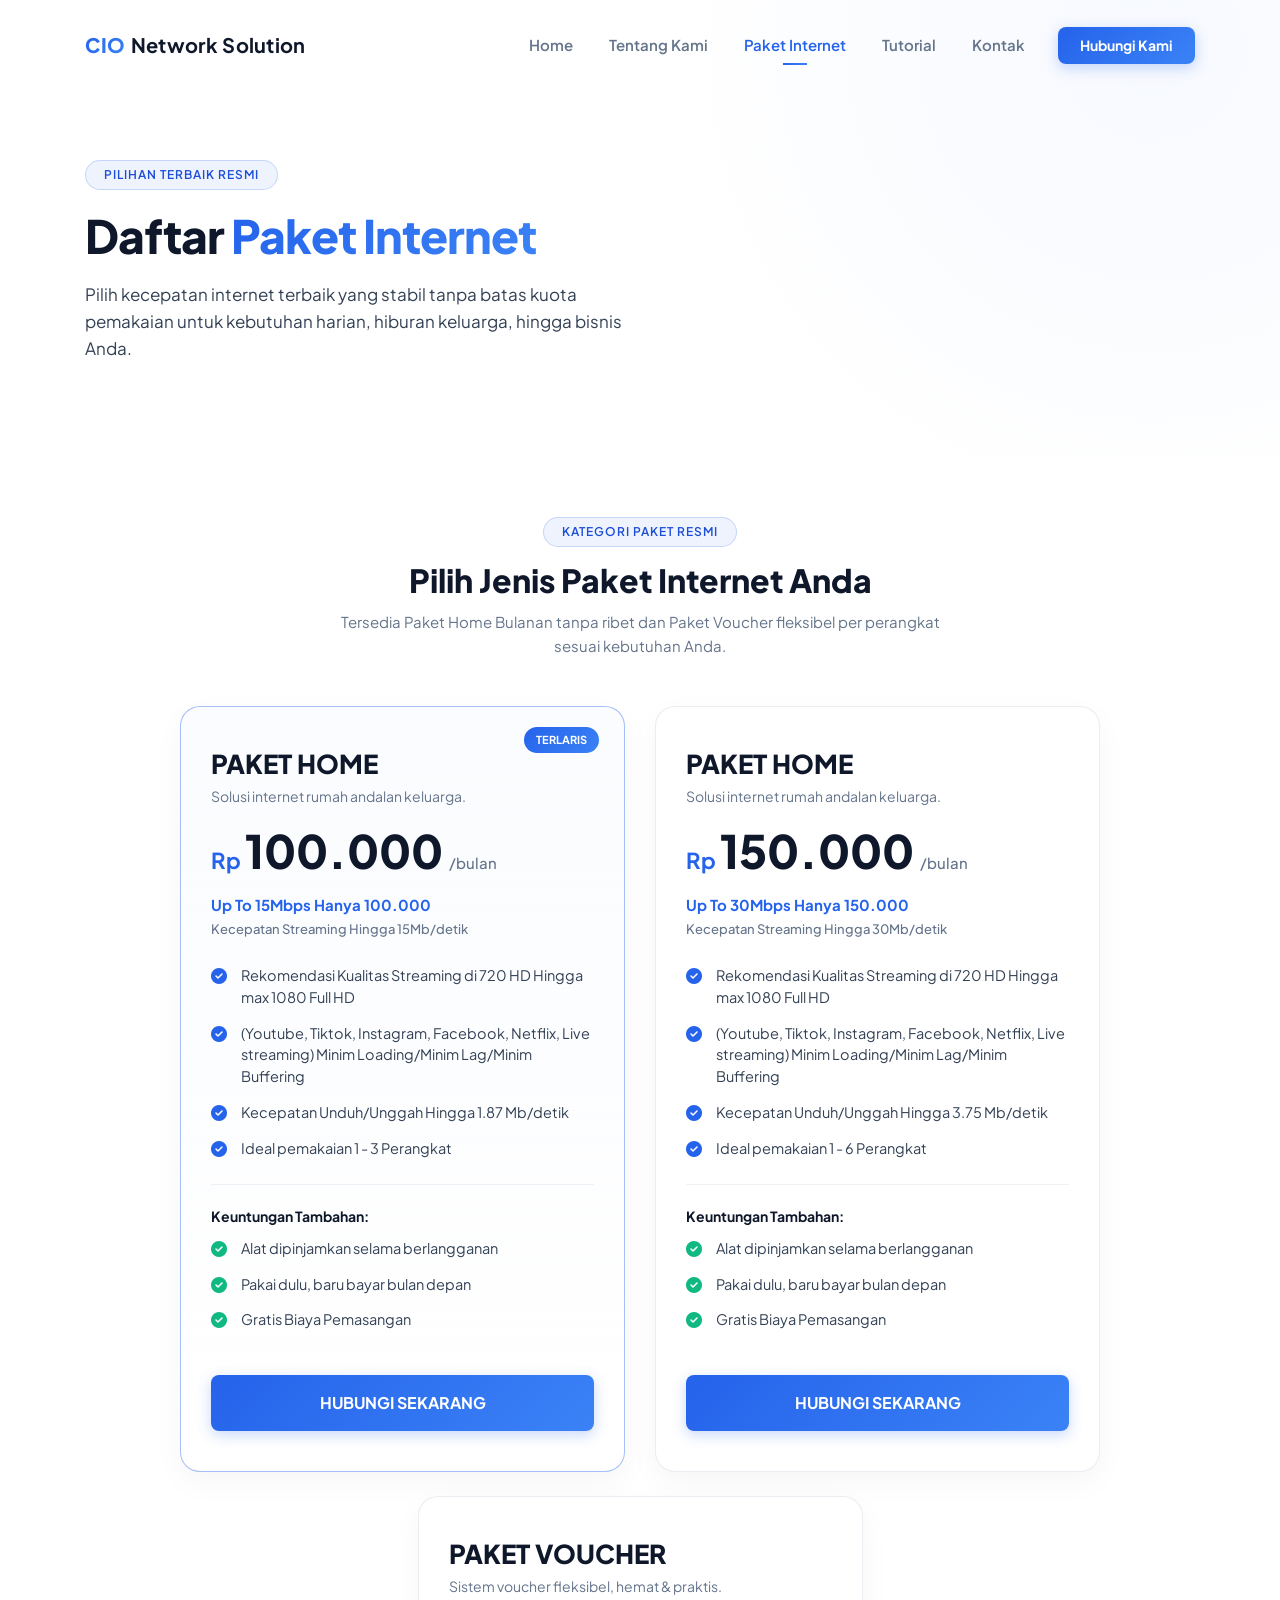
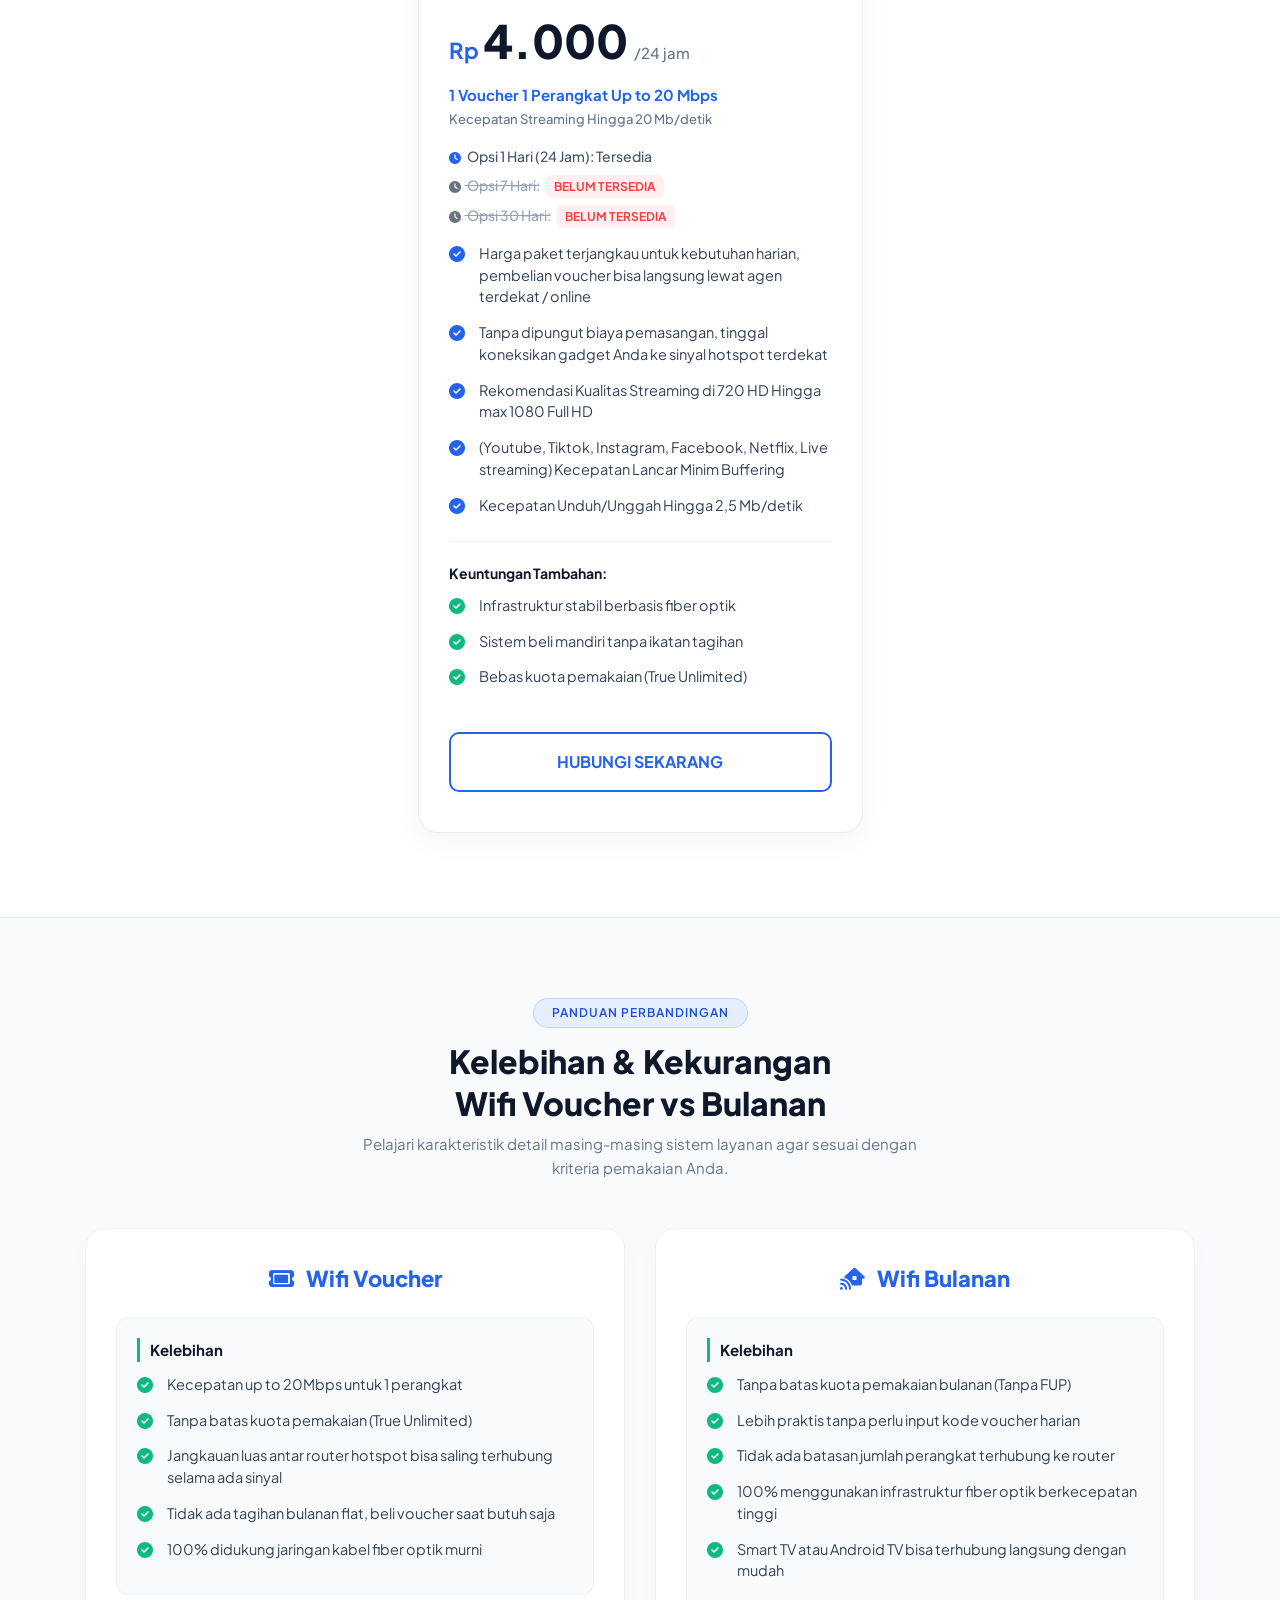
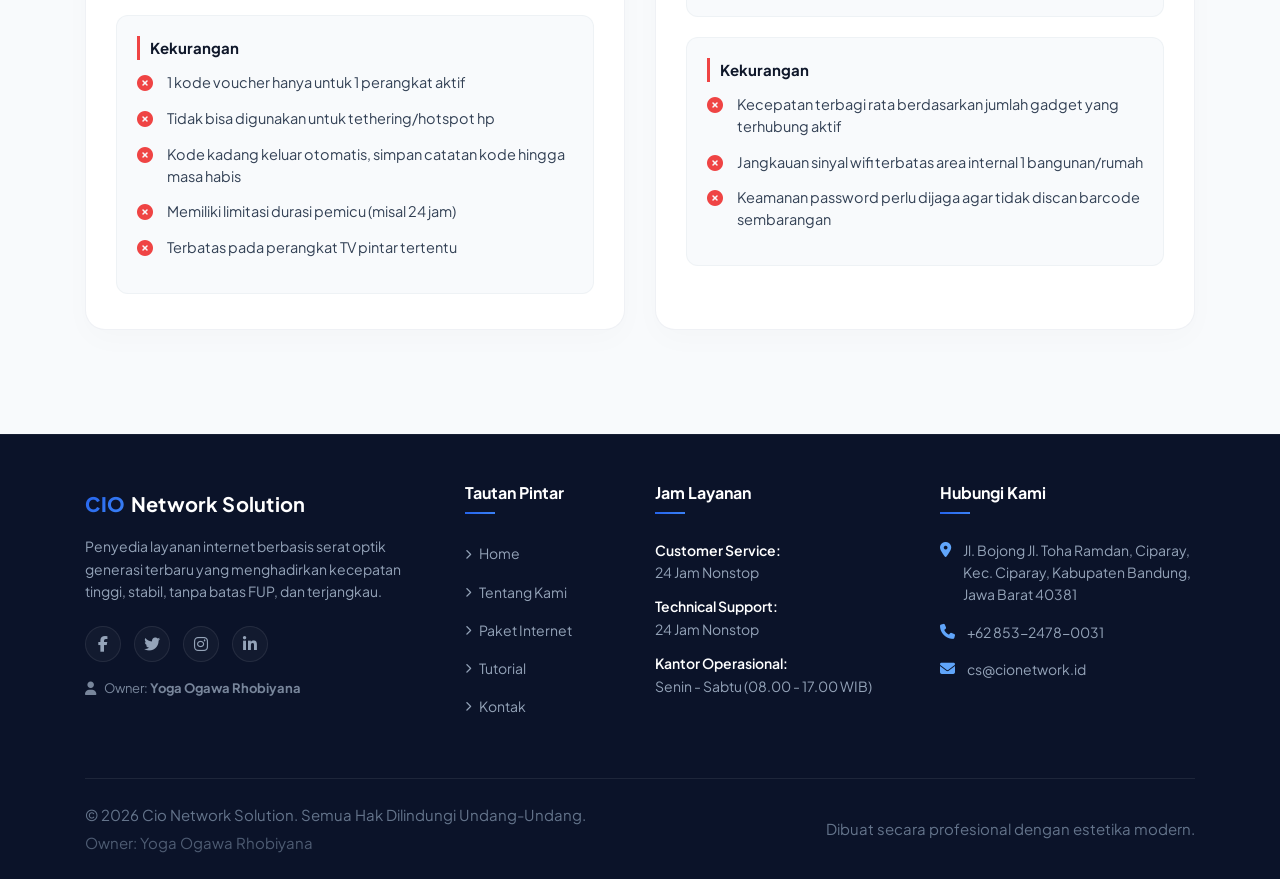
<file: paket-internet.html>
﻿<!DOCTYPE html>
<html lang="id">

<head>
   <meta charset="utf-8">
   <meta http-equiv="X-UA-Compatible" content="IE=edge">
   <meta name="viewport" content="width=device-width, initial-scale=1">
   <title>Paket Internet - Cio Network Solution</title>
   <meta name="keywords" content="isp, cio network solution, paket internet, wifi murah, fiber optic unlimited, harga wifi rumah, wifi voucher, paket home">
   <meta name="description" content="Pilih kecepatan internet fiber optic yang sesuai untuk kebutuhan Anda. Paket Unlimited tanpa FUP dengan harga flat dan transparan.">

   <link rel="stylesheet" type="text/css" href="css/bootstrap.min.css">
   <link rel="stylesheet" href="https://cdnjs.cloudflare.com/ajax/libs/font-awesome/6.4.0/css/all.min.css">
   <link rel="preconnect" href="https://fonts.googleapis.com">
   <link rel="preconnect" href="https://fonts.gstatic.com" crossorigin>
   <link href="https://fonts.googleapis.com/css2?family=Plus+Jakarta+Sans:wght@300;400;500;600;700;800&display=swap" rel="stylesheet">
   <link rel="stylesheet" type="text/css" href="css/style.css">
   <link rel="stylesheet" href="css/responsive.css">
   <link rel="icon" href="images/fevicon.png" type="image/gif" />

   <style>
      body {
         background-color: var(--bg-primary) !important;
         color: var(--text-main) !important;
      }

      .custom-paket-wrapper {
         padding: 160px 0 60px 0;
         background: radial-gradient(circle at 90% 10%, rgba(37, 99, 235, 0.04) 0%, transparent 40%);
      }

      /* Container Utama Halaman Paket */
      .paket-page-section {
         padding: 60px 0;
         background: #ffffff;
      }

      .paket-page-section-alt {
         padding: 80px 0;
         background-color: var(--bg-secondary) !important;
         border-top: 1px solid var(--border-card);
      }

      /* Desain Card Pricing Baru yang Terisolasi */
      .custom-pricing-card {
         background: #ffffff !important;
         border: 1px solid rgba(148, 163, 184, 0.2) !important;
         border-radius: 20px !important;
         padding: 40px 30px !important;
         box-shadow: 0 10px 30px rgba(15, 23, 42, 0.04) !important;
         transition: all 0.3s ease-in-out !important;
         position: relative;
         overflow: hidden;
         width: 100%;
         display: flex;
         flex-direction: column;
         justify-content: space-between;
         text-align: left !important;
      }

      .custom-pricing-card:hover {
         border-color: var(--accent-blue) !important;
         box-shadow: 0 20px 40px rgba(37, 99, 235, 0.08) !important;
         transform: translateY(-5px);
      }

      /* Penanda Rekomendasi */
      .custom-pricing-card.featured-style {
         border-color: rgba(37, 99, 235, 0.4) !important;
         background: linear-gradient(180deg, rgba(37, 99, 235, 0.02) 0%, #ffffff 100%) !important;
      }

      .custom-pricing-card .badge-top {
         position: absolute;
         top: 20px;
         right: 25px;
         background: var(--gradient-primary);
         color: #ffffff;
         font-size: 11px;
         font-weight: 700;
         padding: 4px 12px;
         border-radius: 30px;
         text-transform: uppercase;
      }

      /* Reset Tipografi di Dalam Card agar Rata Kiri */
      .card-title-head {
         font-size: 26px;
         font-weight: 800;
         color: #0f172a !important;
         margin-bottom: 4px;
         text-align: left !important;
      }

      .card-sub-head {
         color: #64748b !important;
         font-size: 14px;
         margin-bottom: 20px;
         text-align: left !important;
      }

      .price-box-layout {
         display: flex;
         align-items: baseline;
         margin-bottom: 15px;
         text-align: left !important;
      }

      .price-box-layout .currency-symbol {
         font-size: 22px;
         font-weight: 700;
         color: var(--accent-blue);
         margin-right: 4px;
      }

      .price-box-layout .amount-value {
         font-size: 46px;
         font-weight: 800;
         color: #0f172a;
         line-height: 1;
      }

      .price-box-layout .per-period {
         font-size: 15px;
         color: #64748b;
         margin-left: 6px;
         font-weight: 500;
      }

      /* Memperbaiki Bullet List yang Berantakan di Gambar */
      .feature-list-clean {
         list-style: none !important;
         padding: 0 !important;
         margin: 25px 0 0 0 !important;
         text-align: left !important;
      }

      .feature-list-clean li {
         position: relative !important;
         padding-left: 30px !important;
         margin-bottom: 14px !important;
         font-size: 14.5px !important;
         line-height: 1.5 !important;
         color: #334155 !important;
         text-align: left !important;
      }

      .feature-list-clean li i {
         position: absolute !important;
         left: 0 !important;
         top: 3px !important;
         font-size: 16px !important;
         display: inline-block !important;
      }

      .divider-line {
         border-top: 1px solid rgba(148, 163, 184, 0.15);
         margin: 25px 0 20px 0;
      }

      /* Card Komparasi Kelebihan & Kekurangan */
      .comparison-clean-card {
         background: #ffffff;
         border: 1px solid rgba(148, 163, 184, 0.15);
         border-radius: 20px;
         padding: 35px 30px;
         height: 100%;
         box-shadow: 0 10px 30px rgba(15, 23, 42, 0.02);
         text-align: left !important;
      }

      .box-info-wrapper {
         background: #f8fafc;
         border: 1px solid rgba(148, 163, 184, 0.1);
         border-radius: 12px;
         padding: 20px;
         margin-bottom: 20px;
      }

      .box-info-wrapper:last-child {
         margin-bottom: 0;
      }

      .indicator-title {
         font-weight: 700;
         font-size: 15px;
         margin-bottom: 12px;
         padding-left: 10px;
         text-align: left !important;
      }

      .indicator-title.pos { border-left: 3px solid #10b981; color: #0f172a; }
      .indicator-title.neg { border-left: 3px solid #ef4444; color: #0f172a; }

      .btn-holder-card {
         margin-top: 30px;
         width: 100%;
      }
      
      .text-success { color: #10b981 !important; }
      .text-primary { color: #2563eb !important; }
      .text-danger { color: #ef4444 !important; }
   </style>
</head>

<body>
   <nav class="navbar navbar-expand-lg fixed-top modern-navbar">
      <div class="container">
         <a class="navbar-brand" href="index.html">
            <span class="logo-cio">CIO</span><span class="logo-net"> Network Solution</span>
         </a>
         <button class="navbar-toggler" type="button" data-toggle="collapse" data-target="#navbarNav"
            aria-controls="navbarNav" aria-expanded="false" aria-label="Toggle navigation">
            <span class="navbar-toggler-icon-custom">
               <span></span>
               <span></span>
               <span></span>
            </span>
         </button>
         <div class="collapse navbar-collapse" id="navbarNav">
            <ul class="navbar-nav ml-auto">
               <li class="nav-item">
                  <a class="nav-link" href="index.html">Home</a>
               </li>
               <li class="nav-item">
                  <a class="nav-link" href="tentang-kami.html">Tentang Kami</a>
               </li>
               <li class="nav-item">
                  <a class="nav-link active" href="paket-internet.html">Paket Internet</a>
               </li>
               <li class="nav-item">
                  <a class="nav-link" href="tutorial.html">Tutorial</a>
               </li>
               <li class="nav-item">
                  <a class="nav-link" href="kontak.html">Kontak</a>
               </li>
            </ul>
            <div class="nav-cta">
               <a href="https://wa.me/6285324780031" class="btn btn-gradient-glow nav-btn">Hubungi Kami</a>
            </div>
         </div>
      </div>
   </nav>

   <div class="custom-paket-wrapper">
      <div class="container">
         <div class="row">
            <div class="col-lg-8 text-left">
               <span class="badge badge-indigo mb-3">Pilihan Terbaik Resmi</span>
               <h1 class="hero-title" style="font-size: 46px; margin-bottom: 15px; font-weight: 800; text-align: left;">Daftar <span>Paket Internet</span></h1>
               <p class="hero-desc" style="text-align: left;">Pilih kecepatan internet terbaik yang stabil tanpa batas kuota pemakaian untuk kebutuhan harian, hiburan keluarga, hingga bisnis Anda.</p>
            </div>
         </div>
      </div>
   </div>

   <section class="paket-page-section">
      <div class="container">
         <div class="text-center mb-5">
            <span class="badge badge-indigo mb-2">Kategori Paket Resmi</span>
            <h2 style="font-weight: 800; color: #0f172a; font-size: 32px; margin-top: 5px;">Pilih Jenis Paket Internet Anda</h2>
            <p style="color: #64748b; max-width: 600px; margin: 8px auto 0 auto;">Tersedia Paket Home Bulanan tanpa ribet dan Paket Voucher fleksibel per perangkat sesuai kebutuhan Anda.</p>
         </div>

         <div class="row justify-content-center align-items-stretch">

            <div class="col-md-6 col-lg-5 mb-4 d-flex">
               <div class="custom-pricing-card featured-style">
                  <span class="badge-top">Terlaris</span>
                  <div>
                     <h3 class="card-title-head">PAKET HOME</h3>
                     <p class="card-sub-head">Solusi internet rumah andalan keluarga.</p>
                     
                     <div class="price-box-layout">
                        <span class="currency-symbol">Rp</span>
                        <span class="amount-value">100.000</span>
                        <span class="per-period">/bulan</span>
                     </div>
                     
                     <p class="mt-2 text-primary" style="font-weight: 700; font-size: 15px; margin-bottom: 2px; text-align: left;">Up To 15Mbps Hanya 100.000</p>
                     <p style="color: #64748b; font-size: 13px; font-weight: 500; margin-bottom: 20px; text-align: left;">Kecepatan Streaming Hingga 15Mb/detik</p>
                     
                     <ul class="feature-list-clean">
                        <li><i class="fa-solid fa-circle-check text-primary"></i> Rekomendasi Kualitas Streaming di 720 HD Hingga max 1080 Full HD</li>
                        <li><i class="fa-solid fa-circle-check text-primary"></i> (Youtube, Tiktok, Instagram, Facebook, Netflix, Live streaming) Minim Loading/Minim Lag/Minim Buffering</li>
                        <li><i class="fa-solid fa-circle-check text-primary"></i> Kecepatan Unduh/Unggah Hingga 1.87 Mb/detik</li>
                        <li><i class="fa-solid fa-circle-check text-primary"></i> Ideal pemakaian 1 - 3 Perangkat</li>
                     </ul>
                     
                     <div class="divider-line"></div>
                     
                     <p style="font-weight: 700; color: #0f172a; font-size: 14px; margin-bottom: 10px; text-align: left;">Keuntungan Tambahan:</p>
                     <ul class="feature-list-clean" style="margin-top: 0 !important;">
                        <li><i class="fa-solid fa-circle-check text-success"></i> Alat dipinjamkan selama berlangganan</li>
                        <li><i class="fa-solid fa-circle-check text-success"></i> Pakai dulu, baru bayar bulan depan</li>
                        <li><i class="fa-solid fa-circle-check text-success"></i> Gratis Biaya Pemasangan</li>
                     </ul>
                  </div>
                  <div class="btn-holder-card">
                     <a href="https://wa.me/6285700180302?text=Halo%20Cio%20Network%20Solution,%20saya%20tertarik%20dengan%20Paket%20Home%20Up%20To%2030Mbps%20Hanya%20150.000." target="_blank" class="btn btn-gradient-glow w-100 py-3">HUBUNGI SEKARANG</a>
                  </div>
               </div>
            </div>

            <div class="col-md-6 col-lg-5 mb-4 d-flex">
               <div class="custom-pricing-card">
                  <div>
                     <h3 class="card-title-head">PAKET HOME</h3>
                     <p class="card-sub-head">Solusi internet rumah andalan keluarga.</p>
                     
                     <div class="price-box-layout">
                        <span class="currency-symbol">Rp</span>
                        <span class="amount-value">150.000</span>
                        <span class="per-period">/bulan</span>
                     </div>
                     
                     <p class="mt-2 text-primary" style="font-weight: 700; font-size: 15px; margin-bottom: 2px; text-align: left;">Up To 30Mbps Hanya 150.000</p>
                     <p style="color: #64748b; font-size: 13px; font-weight: 500; margin-bottom: 20px; text-align: left;">Kecepatan Streaming Hingga 30Mb/detik</p>
                     
                     <ul class="feature-list-clean">
                        <li><i class="fa-solid fa-circle-check text-primary"></i> Rekomendasi Kualitas Streaming di 720 HD Hingga max 1080 Full HD</li>
                        <li><i class="fa-solid fa-circle-check text-primary"></i> (Youtube, Tiktok, Instagram, Facebook, Netflix, Live streaming) Minim Loading/Minim Lag/Minim Buffering</li>
                        <li><i class="fa-solid fa-circle-check text-primary"></i> Kecepatan Unduh/Unggah Hingga 3.75 Mb/detik</li>
                        <li><i class="fa-solid fa-circle-check text-primary"></i> Ideal pemakaian 1 - 6 Perangkat</li>
                     </ul>
                     
                     <div class="divider-line"></div>
                     
                     <p style="font-weight: 700; color: #0f172a; font-size: 14px; margin-bottom: 10px; text-align: left;">Keuntungan Tambahan:</p>
                     <ul class="feature-list-clean" style="margin-top: 0 !important;">
                        <li><i class="fa-solid fa-circle-check text-success"></i> Alat dipinjamkan selama berlangganan</li>
                        <li><i class="fa-solid fa-circle-check text-success"></i> Pakai dulu, baru bayar bulan depan</li>
                        <li><i class="fa-solid fa-circle-check text-success"></i> Gratis Biaya Pemasangan</li>
                     </ul>
                  </div>
                  <div class="btn-holder-card">
                     <a href="https://wa.me/6285700180302?text=Halo%20Cio%20Network%20Solution,%20saya%20tertarik%20dengan%20Paket%20Home%20Up%20To%2030Mbps%20Hanya%20150.000." target="_blank" class="btn btn-gradient-glow w-100 py-3">HUBUNGI SEKARANG</a>
                  </div>
               </div>
            </div>

            <div class="col-md-6 col-lg-5 mb-4 d-flex">
               <div class="custom-pricing-card">
                  <div>
                     <h3 class="card-title-head">PAKET VOUCHER</h3>
                     <p class="card-sub-head">Sistem voucher fleksibel, hemat & praktis.</p>
                     
                     <div class="price-box-layout">
                        <span class="currency-symbol">Rp</span>
                        <span class="amount-value">4.000</span>
                        <span class="per-period">/24 jam</span>
                     </div>
                     
                     <p class="mt-2 text-primary" style="font-weight: 700; font-size: 15px; margin-bottom: 2px; text-align: left;">1 Voucher 1 Perangkat Up to 20 Mbps</p>
                     <p style="color: #64748b; font-size: 13px; font-weight: 500; margin-bottom: 15px; text-align: left;">Kecepatan Streaming Hingga 20 Mb/detik</p>
                     
                     <div class="voucher-duration-list">
                        <div class="voucher-duration-item"><i class="fa-solid fa-clock text-primary mr-1" style="font-size: 12px;"></i> Opsi 1 Hari (24 Jam): Tersedia</div>
                        <div class="voucher-duration-item crossed"><i class="fa-solid fa-clock text-muted mr-1" style="font-size: 12px;"></i> Opsi 7 Hari:<span class="status-unavailable">belum tersedia</span></div>
                        <div class="voucher-duration-item crossed"><i class="fa-solid fa-clock text-muted mr-1" style="font-size: 12px;"></i> Opsi 30 Hari:<span class="status-unavailable">belum tersedia</span></div>
                     </div>

                     <ul class="feature-list-clean" style="margin-top: 15px !important;">
                        <li><i class="fa-solid fa-circle-check text-primary"></i> Harga paket terjangkau untuk kebutuhan harian, pembelian voucher bisa langsung lewat agen terdekat / online</li>
                        <li><i class="fa-solid fa-circle-check text-primary"></i> Tanpa dipungut biaya pemasangan, tinggal koneksikan gadget Anda ke sinyal hotspot terdekat</li>
                        <li><i class="fa-solid fa-circle-check text-primary"></i> Rekomendasi Kualitas Streaming di 720 HD Hingga max 1080 Full HD</li>
                        <li><i class="fa-solid fa-circle-check text-primary"></i> (Youtube, Tiktok, Instagram, Facebook, Netflix, Live streaming) Kecepatan Lancar Minim Buffering</li>
                        <li><i class="fa-solid fa-circle-check text-primary"></i> Kecepatan Unduh/Unggah Hingga 2,5 Mb/detik</li>
                     </ul>
                     
                     <div class="divider-line"></div>
                     
                     <p style="font-weight: 700; color: #0f172a; font-size: 14px; margin-bottom: 10px; text-align: left;">Keuntungan Tambahan:</p>
                     <ul class="feature-list-clean" style="margin-top: 0 !important;">
                        <li><i class="fa-solid fa-circle-check text-success"></i> Infrastruktur stabil berbasis fiber optik</li>
                        <li><i class="fa-solid fa-circle-check text-success"></i> Sistem beli mandiri tanpa ikatan tagihan</li>
                        <li><i class="fa-solid fa-circle-check text-success"></i> Bebas kuota pemakaian (True Unlimited)</li>
                     </ul>
                  </div>
                  <div class="btn-holder-card">
                     <a href="https://wa.me/6285700180302?text=Halo%20Cio%20Network%20Solution,%20saya%20tertarik%20dengan%20Paket%20Voucher%20Up%20to%2020%20Mbps." target="_blank" class="btn btn-outline-indigo w-100 py-3" style="border: 2px solid var(--accent-blue); color: var(--accent-blue); font-weight: 700; background: transparent; border-radius: 10px;">HUBUNGI SEKARANG</a>
                  </div>
               </div>
            </div>

         </div>
      </div>
   </section>

   <section class="paket-page-section-alt">
      <div class="container">
         <div class="text-center mb-5">
            <span class="badge badge-indigo mb-2">Panduan Perbandingan</span>
            <h2 style="font-weight: 800; color: #0f172a; font-size: 32px; margin-top: 5px;">Kelebihan & Kekurangan<br>Wifi Voucher vs Bulanan</h2>
            <p style="color: #64748b; max-width: 600px; margin: 8px auto 0 auto;">Pelajari karakteristik detail masing-masing sistem layanan agar sesuai dengan kriteria pemakaian Anda.</p>
         </div>

         <div class="row align-items-stretch">
            <div class="col-md-6 mb-4 d-flex">
               <div class="comparison-clean-card">
                  <h3 class="mb-4 text-center" style="font-size: 22px; font-weight: 800; color: var(--accent-blue);"><i class="fa-solid fa-ticket mr-2"></i> Wifi Voucher</h3>

                  <div class="box-info-wrapper">
                     <p class="indicator-title pos">Kelebihan</p>
                     <ul class="feature-list-clean" style="margin-top: 0 !important;">
                        <li><i class="fa-solid fa-circle-check text-success"></i> Kecepatan up to 20Mbps untuk 1 perangkat</li>
                        <li><i class="fa-solid fa-circle-check text-success"></i> Tanpa batas kuota pemakaian (True Unlimited)</li>
                        <li><i class="fa-solid fa-circle-check text-success"></i> Jangkauan luas antar router hotspot bisa saling terhubung selama ada sinyal</li>
                        <li><i class="fa-solid fa-circle-check text-success"></i> Tidak ada tagihan bulanan flat, beli voucher saat butuh saja</li>
                        <li><i class="fa-solid fa-circle-check text-success"></i> 100% didukung jaringan kabel fiber optik murni</li>
                     </ul>
                  </div>

                  <div class="box-info-wrapper">
                     <p class="indicator-title neg">Kekurangan</p>
                     <ul class="feature-list-clean" style="margin-top: 0 !important;">
                        <li><i class="fa-solid fa-circle-xmark text-danger"></i> 1 kode voucher hanya untuk 1 perangkat aktif</li>
                        <li><i class="fa-solid fa-circle-xmark text-danger"></i> Tidak bisa digunakan untuk tethering/hotspot hp</li>
                        <li><i class="fa-solid fa-circle-xmark text-danger"></i> Kode kadang keluar otomatis, simpan catatan kode hingga masa habis</li>
                        <li><i class="fa-solid fa-circle-xmark text-danger"></i> Memiliki limitasi durasi pemicu (misal 24 jam)</li>
                        <li><i class="fa-solid fa-circle-xmark text-danger"></i> Terbatas pada perangkat TV pintar tertentu</li>
                     </ul>
                  </div>
               </div>
            </div>

            <div class="col-md-6 mb-4 d-flex">
               <div class="comparison-clean-card">
                  <h3 class="mb-4 text-center" style="font-size: 22px; font-weight: 800; color: var(--accent-blue);"><i class="fa-solid fa-house-signal mr-2"></i> Wifi Bulanan</h3>

                  <div class="box-info-wrapper">
                     <p class="indicator-title pos">Kelebihan</p>
                     <ul class="feature-list-clean" style="margin-top: 0 !important;">
                        <li><i class="fa-solid fa-circle-check text-success"></i> Tanpa batas kuota pemakaian bulanan (Tanpa FUP)</li>
                        <li><i class="fa-solid fa-circle-check text-success"></i> Lebih praktis tanpa perlu input kode voucher harian</li>
                        <li><i class="fa-solid fa-circle-check text-success"></i> Tidak ada batasan jumlah perangkat terhubung ke router</li>
                        <li><i class="fa-solid fa-circle-check text-success"></i> 100% menggunakan infrastruktur fiber optik berkecepatan tinggi</li>
                        <li><i class="fa-solid fa-circle-check text-success"></i> Smart TV atau Android TV bisa terhubung langsung dengan mudah</li>
                     </ul>
                  </div>

                  <div class="box-info-wrapper">
                     <p class="indicator-title neg">Kekurangan</p>
                     <ul class="feature-list-clean" style="margin-top: 0 !important;">
                        <li><i class="fa-solid fa-circle-xmark text-danger"></i> Kecepatan terbagi rata berdasarkan jumlah gadget yang terhubung aktif</li>
                        <li><i class="fa-solid fa-circle-xmark text-danger"></i> Jangkauan sinyal wifi terbatas area internal 1 bangunan/rumah</li>
                        <li><i class="fa-solid fa-circle-xmark text-danger"></i> Keamanan password perlu dijaga agar tidak discan barcode sembarangan</li>
                     </ul>
                  </div>
               </div>
            </div>
         </div>
      </div>
   </section>

   <footer class="footer-section">
      <div class="container">
         <div class="row py-5">
            <div class="col-lg-4 mb-4 mb-lg-0">
               <h3 class="footer-brand"><span class="logo-cio">CIO</span><span class="logo-net"> Network Solution</span></h3>
               <p class="footer-desc mt-3">Penyedia layanan internet berbasis serat optik generasi terbaru yang menghadirkan kecepatan tinggi, stabil, tanpa batas FUP, dan terjangkau.</p>
               <div class="footer-social mt-4">
                  <a href="#"><i class="fa-brands fa-facebook-f"></i></a>
                  <a href="#"><i class="fa-brands fa-twitter"></i></a>
                  <a href="#"><i class="fa-brands fa-instagram"></i></a>
                  <a href="#"><i class="fa-brands fa-linkedin-in"></i></a>
               </div>
               <p class="footer-desc mt-3" style="font-size: 13px; opacity: 0.8;"><i class="fa-solid fa-user" style="margin-right: 6px;"></i> Owner: <strong>Yoga Ogawa Rhobiyana</strong></p>
            </div>
            <div class="col-lg-2 col-md-4 mb-4 mb-md-0">
               <h4 class="footer-title">Tautan Pintar</h4>
               <ul class="footer-links">
                  <li><a href="index.html"><i class="fa-solid fa-chevron-right"></i> Home</a></li>
                  <li><a href="tentang-kami.html"><i class="fa-solid fa-chevron-right"></i> Tentang Kami</a></li>
                  <li><a href="paket-internet.html"><i class="fa-solid fa-chevron-right"></i> Paket Internet</a></li>
                  <li><a href="tutorial.html"><i class="fa-solid fa-chevron-right"></i> Tutorial</a></li>
                  <li><a href="kontak.html"><i class="fa-solid fa-chevron-right"></i> Kontak</a></li>
               </ul>
            </div>
            <div class="col-lg-3 col-md-4 mb-4 mb-md-0">
               <h4 class="footer-title">Jam Layanan</h4>
               <ul class="footer-hours">
                  <li><span>Customer Service:</span> 24 Jam Nonstop</li>
                  <li><span>Technical Support:</span> 24 Jam Nonstop</li>
                  <li><span>Kantor Operasional:</span> Senin - Sabtu (08.00 - 17.00 WIB)</li>
               </ul>
            </div>
            <div class="col-lg-3 col-md-4">
               <h4 class="footer-title">Hubungi Kami</h4>
               <ul class="footer-contact">
                  <li><i class="fa-solid fa-location-dot"></i> Jl. Bojong Jl. Toha Ramdan, Ciparay, Kec. Ciparay, Kabupaten Bandung, Jawa Barat 40381</li>
                  <li><i class="fa-solid fa-phone"></i> +62 853-2478-0031</li>
                  <li><i class="fa-solid fa-envelope"></i> cs@cionetwork.id</li>
               </ul>
            </div>
         </div>

         <hr class="footer-divider">

         <div class="row py-4 align-items-center">
            <div class="col-md-6 text-center text-md-left">
               <p class="copyright-text mb-0">&copy; 2026 Cio Network Solution. Semua Hak Dilindungi Undang-Undang.</p>
               <p class="copyright-text mb-0" style="margin-top: 4px; opacity: 0.75;">Owner: Yoga Ogawa Rhobiyana</p>
            </div>
            <div class="col-md-6 text-center text-md-right mt-3 mt-md-0">
               <p class="theme-author mb-0">Dibuat secara profesional dengan estetika modern.</p>
            </div>
         </div>
      </div>
   </footer>

   <div id="back-to-top" class="back-to-top-btn">
      <i class="fa-solid fa-arrow-up"></i>
   </div>

   <script src="js/jquery.min.js"></script>
   <script src="js/popper.min.js"></script>
   <script src="js/bootstrap.bundle.min.js"></script>
   <script src="js/jquery-3.0.0.min.js"></script>
   <script src="js/jquery.validate.js"></script>

   <script>
      $(document).ready(function () {
         $(window).on('scroll', function () {
            if ($(window).scrollTop() > 50) {
               $('.modern-navbar').addClass('navbar-scrolled');
            } else {
               $('.modern-navbar').removeClass('navbar-scrolled');
            }

            if ($(window).scrollTop() > 300) {
               $('#back-to-top').addClass('visible');
            } else {
               $('#back-to-top').removeClass('visible');
            }
         });

         $('#back-to-top').on('click', function () {
            $('html, body').animate({
               scrollTop: 0
            }, 800);
         });

         $('.navbar-toggler').on('click', function () {
            $(this).toggleClass('open');
         });
      });
   </script>
</body>

</html>
</file>
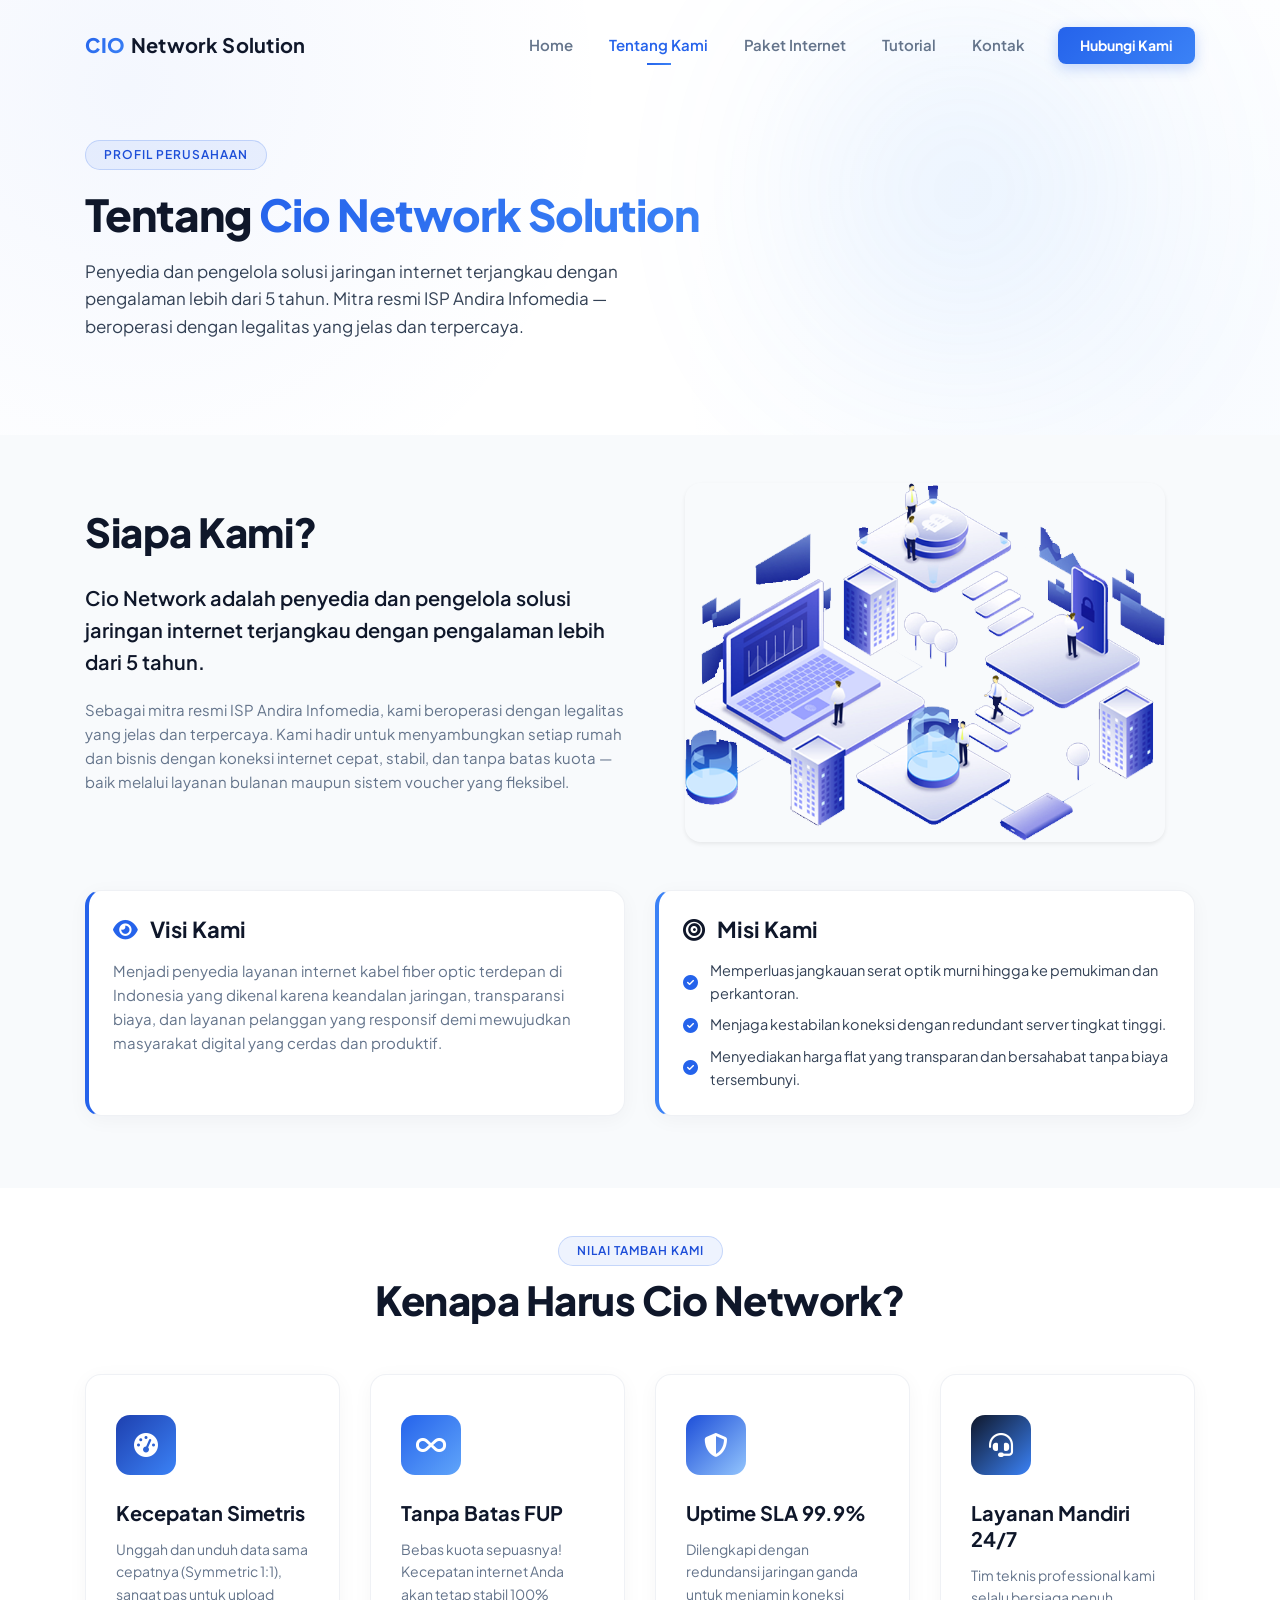
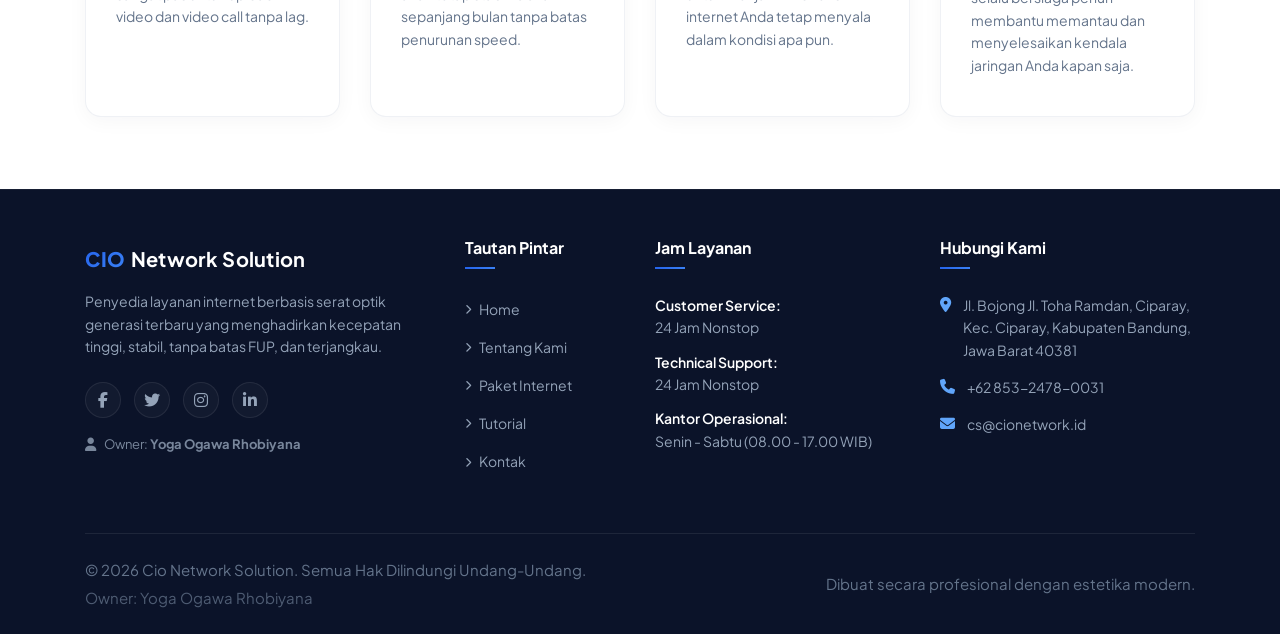
<file: tentang-kami.html>
﻿<!DOCTYPE html>
<html lang="id">
   <head>
      <!-- Meta Tags -->
      <meta charset="utf-8">
      <meta http-equiv="X-UA-Compatible" content="IE=edge">
      <meta name="viewport" content="width=device-width, initial-scale=1">
      <title>Tentang Kami - Cio Network Solution</title>
      <meta name="keywords" content="isp, cio network solution, tentang kami, visi misi, profile isp">
      <meta name="description" content="Ketahui lebih dalam mengenai profil, visi, misi, dan keunggulan teknologi fiber optic Cio Network Solution sebagai ISP tepercaya Anda.">
      
      <!-- Bootstrap CSS -->
      <link rel="stylesheet" type="text/css" href="css/bootstrap.min.css">
      <!-- Font Awesome -->
      <link rel="stylesheet" href="https://cdnjs.cloudflare.com/ajax/libs/font-awesome/6.4.0/css/all.min.css">
      <!-- Google Fonts - Plus Jakarta Sans -->
      <link rel="preconnect" href="https://fonts.googleapis.com">
      <link rel="preconnect" href="https://fonts.gstatic.com" crossorigin>
      <link href="https://fonts.googleapis.com/css2?family=Plus+Jakarta+Sans:wght@300;400;500;600;700;800&display=swap" rel="stylesheet">
      <!-- Style CSS -->
      <link rel="stylesheet" type="text/css" href="css/style.css">
      <!-- Responsive CSS -->
      <link rel="stylesheet" href="css/responsive.css">
      <!-- Favicon -->
      <link rel="icon" href="images/fevicon.png" type="image/gif" />
   </head>
   <body>
      <!-- Modern Navbar -->
      <nav class="navbar navbar-expand-lg fixed-top modern-navbar">
         <div class="container">
            <a class="navbar-brand" href="index.html">
               <span class="logo-cio">CIO</span><span class="logo-net"> Network Solution</span>
            </a>
            <button class="navbar-toggler" type="button" data-toggle="collapse" data-target="#navbarNav" aria-controls="navbarNav" aria-expanded="false" aria-label="Toggle navigation">
               <span class="navbar-toggler-icon-custom">
                  <span></span>
                  <span></span>
                  <span></span>
               </span>
            </button>
            <div class="collapse navbar-collapse" id="navbarNav">
               <ul class="navbar-nav ml-auto">
                  <li class="nav-item">
                     <a class="nav-link" href="index.html">Home</a>
                  </li>
                  <li class="nav-item">
                     <a class="nav-link active" href="tentang-kami.html">Tentang Kami</a>
                  </li>
                  <li class="nav-item">
                     <a class="nav-link" href="paket-internet.html">Paket Internet</a>
                  </li>
                  <li class="nav-item">
                     <a class="nav-link" href="tutorial.html">Tutorial</a>
                  </li>
                  <li class="nav-item">
                     <a class="nav-link" href="kontak.html">Kontak</a>
                  </li>
               </ul>
               <div class="nav-cta">
                  <a href="https://wa.me/6285324780031" class="btn btn-gradient-glow nav-btn">Hubungi Kami</a>
               </div>
            </div>
         </div>
      </nav>

      <!-- Page Header -->
      <section class="hero-section" style="min-height: auto; padding: 140px 0 60px 0;">
         <div class="hero-shapes">
            <div class="shape-glow glow-1" style="width: 250px; height: 250px;"></div>
         </div>
         <div class="container">
            <div class="row">
               <div class="col-lg-8 hero-content text-left">
                  <span class="badge badge-indigo mb-3">Profil Perusahaan</span>
                  <h1 class="hero-title" style="font-size: 44px; margin-bottom: 15px;">Tentang <span>Cio Network Solution</span></h1>
                  <p class="hero-desc">Penyedia dan pengelola solusi jaringan internet terjangkau dengan pengalaman lebih dari 5 tahun. Mitra resmi ISP Andira Infomedia — beroperasi dengan legalitas yang jelas dan terpercaya.</p>
               </div>
            </div>
         </div>
      </section>

      <!-- Main About Section -->
      <section class="about-section layout_padding py-5">
         <div class="container">
            <div class="row align-items-center mb-5">
               <div class="col-lg-6 mb-4 mb-lg-0">
                  <h2 class="section-title mb-4">Siapa Kami?</h2>
                  <p class="lead" style="color: var(--text-title); font-weight: 600; margin-bottom: 20px;">Cio Network adalah penyedia dan pengelola solusi jaringan internet terjangkau dengan pengalaman lebih dari 5 tahun.</p>
                  <p class="mb-4">Sebagai mitra resmi ISP Andira Infomedia, kami beroperasi dengan legalitas yang jelas dan terpercaya. Kami hadir untuk menyambungkan setiap rumah dan bisnis dengan koneksi internet cepat, stabil, dan tanpa batas kuota — baik melalui layanan bulanan maupun sistem voucher yang fleksibel.</p>
               </div>
               <div class="col-lg-6 text-center">
                  <div class="visual-wrapper" style="max-width: 480px;">
                     <img src="images/hosting-img.png" alt="Infrastruktur Cio Network" class="img-fluid rounded-lg shadow-sm" style="border-radius: 16px;">
                  </div>
               </div>
            </div>

            <!-- Visi & Misi -->
            <div class="row mt-5">
               <div class="col-md-6 mb-4">
                  <div class="glass-card p-4 h-100" style="border-left: 4px solid var(--accent-blue);">
                     <h3 class="feature-title" style="font-size: 22px;"><i class="fa-solid fa-eye text-primary mr-2"></i> Visi Kami</h3>
                     <p class="mb-0 mt-3">Menjadi penyedia layanan internet kabel fiber optic terdepan di Indonesia yang dikenal karena keandalan jaringan, transparansi biaya, dan layanan pelanggan yang responsif demi mewujudkan masyarakat digital yang cerdas dan produktif.</p>
                  </div>
               </div>
               <div class="col-md-6 mb-4">
                  <div class="glass-card p-4 h-100" style="border-left: 4px solid var(--accent-purple);">
                     <h3 class="feature-title" style="font-size: 22px;"><i class="fa-solid fa-bullseye text-indigo mr-2"></i> Misi Kami</h3>
                     <ul class="plan-features mt-3" style="margin-bottom: 0;">
                        <li class="mb-2" style="font-size: 14.5px;"><i class="fa-solid fa-circle-check text-indigo"></i> Memperluas jangkauan serat optik murni hingga ke pemukiman dan perkantoran.</li>
                        <li class="mb-2" style="font-size: 14.5px;"><i class="fa-solid fa-circle-check text-indigo"></i> Menjaga kestabilan koneksi dengan redundant server tingkat tinggi.</li>
                        <li class="mb-0" style="font-size: 14.5px;"><i class="fa-solid fa-circle-check text-indigo"></i> Menyediakan harga flat yang transparan dan bersahabat tanpa biaya tersembunyi.</li>
                     </ul>
                  </div>
               </div>
            </div>
         </div>
      </section>

      <!-- Keunggulan Section -->
      <section class="pricing-section layout_padding py-5">
         <div class="container">
            <div class="section-header text-center mb-5">
               <span class="badge badge-indigo mb-2">Nilai Tambah Kami</span>
               <h2 class="section-title">Kenapa Harus Cio Network?</h2>
            </div>
            
            <div class="row">
               <!-- Card 1 -->
               <div class="col-md-6 col-lg-3 mb-4">
                  <div class="feature-card glass-card">
                     <div class="feature-icon bg-gradient-blue">
                        <i class="fa-solid fa-gauge-high"></i>
                     </div>
                     <h3 class="feature-title">Kecepatan Simetris</h3>
                     <p class="feature-desc">Unggah dan unduh data sama cepatnya (Symmetric 1:1), sangat pas untuk upload video dan video call tanpa lag.</p>
                  </div>
               </div>
               <!-- Card 2 -->
               <div class="col-md-6 col-lg-3 mb-4">
                  <div class="feature-card glass-card">
                     <div class="feature-icon bg-gradient-purple">
                        <i class="fa-solid fa-infinity"></i>
                     </div>
                     <h3 class="feature-title">Tanpa Batas FUP</h3>
                     <p class="feature-desc">Bebas kuota sepuasnya! Kecepatan internet Anda akan tetap stabil 100% sepanjang bulan tanpa batas penurunan speed.</p>
                  </div>
               </div>
               <!-- Card 3 -->
               <div class="col-md-6 col-lg-3 mb-4">
                  <div class="feature-card glass-card">
                     <div class="feature-icon bg-gradient-pink">
                        <i class="fa-solid fa-shield-halved"></i>
                     </div>
                     <h3 class="feature-title">Uptime SLA 99.9%</h3>
                     <p class="feature-desc">Dilengkapi dengan redundansi jaringan ganda untuk menjamin koneksi internet Anda tetap menyala dalam kondisi apa pun.</p>
                  </div>
               </div>
               <!-- Card 4 -->
               <div class="col-md-6 col-lg-3 mb-4">
                  <div class="feature-card glass-card">
                     <div class="feature-icon bg-gradient-orange">
                        <i class="fa-solid fa-headset"></i>
                     </div>
                     <h3 class="feature-title">Layanan Mandiri 24/7</h3>
                     <p class="feature-desc">Tim teknis professional kami selalu bersiaga penuh membantu memantau dan menyelesaikan kendala jaringan Anda kapan saja.</p>
                  </div>
               </div>
            </div>
         </div>
      </section>

      <!-- Footer Section -->
      <footer class="footer-section">
         <div class="container">
            <div class="row py-5">
               <div class="col-lg-4 mb-4 mb-lg-0">
                  <h3 class="footer-brand"><span class="logo-cio">CIO</span><span class="logo-net"> Network Solution</span></h3>
                  <p class="footer-desc mt-3">Penyedia layanan internet berbasis serat optik generasi terbaru yang menghadirkan kecepatan tinggi, stabil, tanpa batas FUP, dan terjangkau.</p>
                  <div class="footer-social mt-4">
                     <a href="#"><i class="fa-brands fa-facebook-f"></i></a>
                     <a href="#"><i class="fa-brands fa-twitter"></i></a>
                     <a href="#"><i class="fa-brands fa-instagram"></i></a>
                     <a href="#"><i class="fa-brands fa-linkedin-in"></i></a>
                  </div>
                  <p class="footer-desc mt-3" style="font-size: 13px; opacity: 0.8;"><i class="fa-solid fa-user" style="margin-right: 6px;"></i> Owner: <strong>Yoga Ogawa Rhobiyana</strong></p>
               </div>
               <div class="col-lg-2 col-md-4 mb-4 mb-md-0">
                  <h4 class="footer-title">Tautan Pintar</h4>
                  <ul class="footer-links">
                     <li><a href="index.html"><i class="fa-solid fa-chevron-right"></i> Home</a></li>
                     <li><a href="tentang-kami.html"><i class="fa-solid fa-chevron-right"></i> Tentang Kami</a></li>
                     <li><a href="paket-internet.html"><i class="fa-solid fa-chevron-right"></i> Paket Internet</a></li>
                     <li><a href="tutorial.html"><i class="fa-solid fa-chevron-right"></i> Tutorial</a></li>
                     <li><a href="kontak.html"><i class="fa-solid fa-chevron-right"></i> Kontak</a></li>
                  </ul>
               </div>
               <div class="col-lg-3 col-md-4 mb-4 mb-md-0">
                  <h4 class="footer-title">Jam Layanan</h4>
                  <ul class="footer-hours">
                     <li><span>Customer Service:</span> 24 Jam Nonstop</li>
                     <li><span>Technical Support:</span> 24 Jam Nonstop</li>
                     <li><span>Kantor Operasional:</span> Senin - Sabtu (08.00 - 17.00 WIB)</li>
                  </ul>
               </div>
               <div class="col-lg-3 col-md-4">
                  <h4 class="footer-title">Hubungi Kami</h4>
                  <ul class="footer-contact">
                     <li><i class="fa-solid fa-location-dot"></i> Jl. Bojong Jl. Toha Ramdan, Ciparay, Kec. Ciparay, Kabupaten Bandung, Jawa Barat 40381</li>
                     <li><i class="fa-solid fa-phone"></i> +62 853-2478-0031</li>
                     <li><i class="fa-solid fa-envelope"></i> cs@cionetwork.id</li>
                  </ul>
               </div>
            </div>
            
            <hr class="footer-divider">
            
            <div class="row py-4 align-items-center">
               <div class="col-md-6 text-center text-md-left">
                  <p class="copyright-text mb-0">&copy; 2026 Cio Network Solution. Semua Hak Dilindungi Undang-Undang.</p>
               <p class="copyright-text mb-0" style="margin-top: 4px; opacity: 0.75;">Owner: Yoga Ogawa Rhobiyana</p>
               </div>
               <div class="col-md-6 text-center text-md-right mt-3 mt-md-0">
                  <p class="theme-author mb-0">Dibuat secara profesional dengan estetika modern.</p>
               </div>
            </div>
         </div>
      </footer>

      <!-- Back to Top Button -->
      <div id="back-to-top" class="back-to-top-btn">
         <i class="fa-solid fa-arrow-up"></i>
      </div>

      <!-- Javascript files-->
      <script src="js/jquery.min.js"></script>
      <script src="js/popper.min.js"></script>
      <script src="js/bootstrap.bundle.min.js"></script>
      <script src="js/jquery-3.0.0.min.js"></script>
      <script src="js/jquery.validate.js"></script>
      
      <!-- Custom script -->
      <script>
         $(document).ready(function () {
            $(window).on('scroll', function () {
               if ($(window).scrollTop() > 50) {
                  $('.modern-navbar').addClass('navbar-scrolled');
               } else {
                  $('.modern-navbar').removeClass('navbar-scrolled');
               }

               if ($(window).scrollTop() > 300) {
                  $('#back-to-top').addClass('visible');
               } else {
                  $('#back-to-top').removeClass('visible');
               }
            });

            $('#back-to-top').on('click', function () {
               $('html, body').animate({
                  scrollTop: 0
               }, 800);
            });

            $('.navbar-toggler').on('click', function () {
               $(this).toggleClass('open');
            });
         });
      </script>
   </body>
</html>
</file>
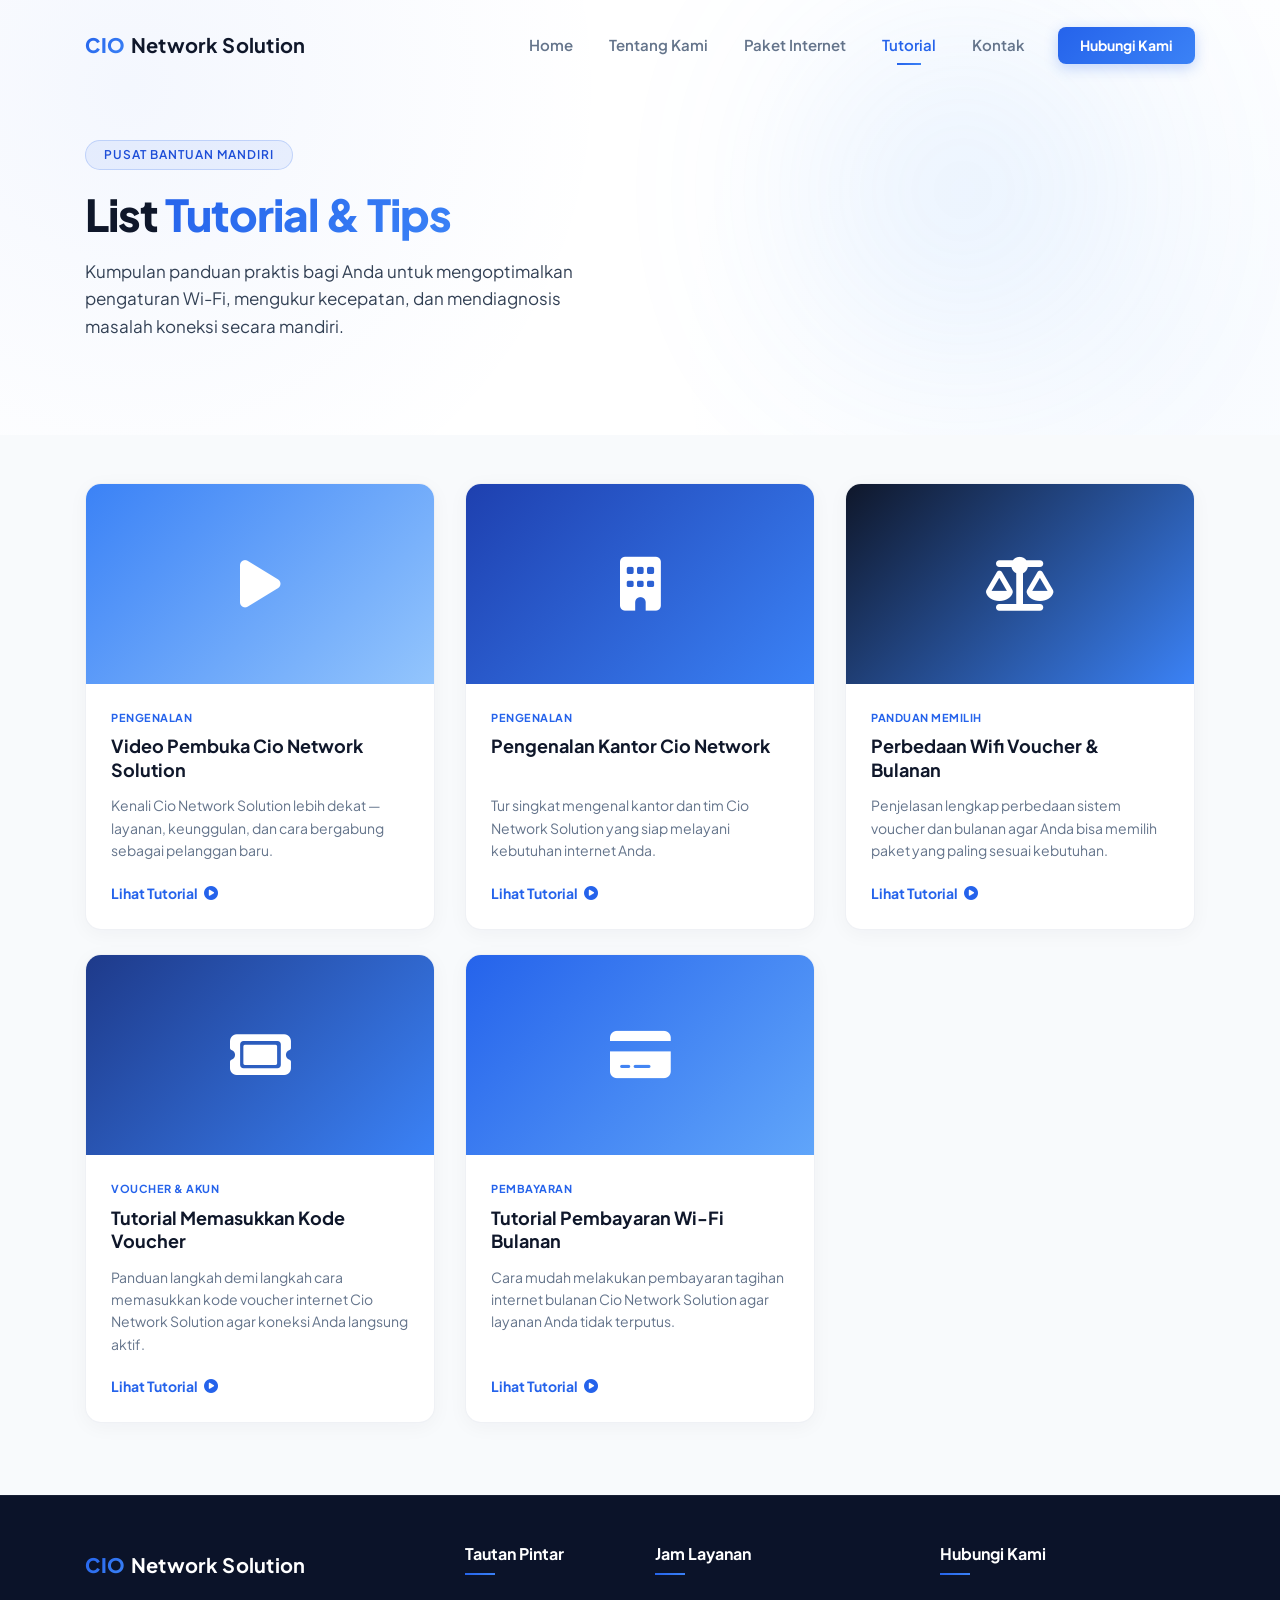
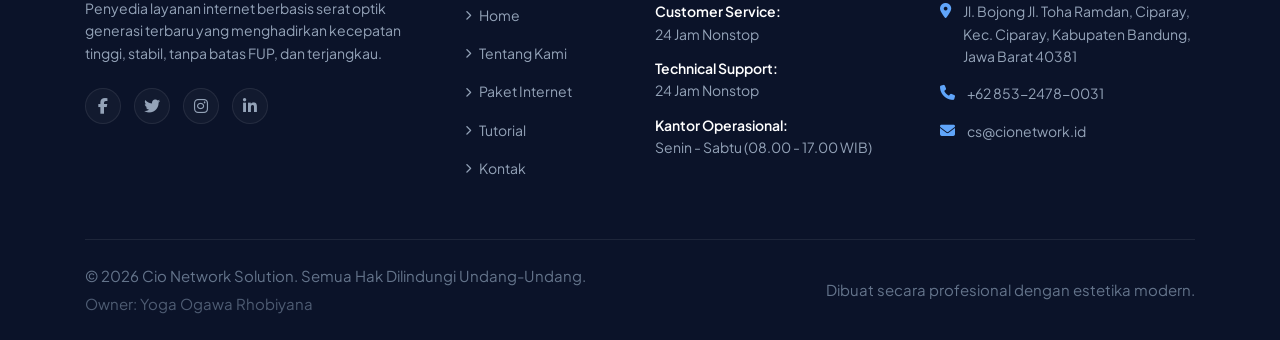
<file: tutorial.html>
﻿<!DOCTYPE html>
<html lang="id">
   <head>
      <meta charset="utf-8">
      <meta http-equiv="X-UA-Compatible" content="IE=edge">
      <meta name="viewport" content="width=device-width, initial-scale=1">
      <title>Tutorial & Bantuan - Cio Network Solution</title>
      <meta name="keywords" content="isp, cio network solution, tutorial wifi, cara restart modem, setting router, troubleshoot internet">
      <meta name="description" content="Pusat bantuan mandiri Cio Network Solution. Temukan tips, trik, dan panduan praktis mengoptimalkan Wi-Fi dan koneksi internet Anda.">
      
      <link rel="stylesheet" type="text/css" href="css/bootstrap.min.css">
      <link rel="stylesheet" href="https://cdnjs.cloudflare.com/ajax/libs/font-awesome/6.4.0/css/all.min.css">
      <link rel="preconnect" href="https://fonts.googleapis.com">
      <link rel="preconnect" href="https://fonts.gstatic.com" crossorigin>
      <link href="https://fonts.googleapis.com/css2?family=Plus+Jakarta+Sans:wght@300;400;500;600;700;800&display=swap" rel="stylesheet">
      <link rel="stylesheet" type="text/css" href="css/style.css">
      <link rel="stylesheet" href="css/responsive.css">
      <link rel="icon" href="images/fevicon.png" type="image/gif" />
   </head>
   <body>
      <nav class="navbar navbar-expand-lg fixed-top modern-navbar">
         <div class="container">
            <a class="navbar-brand" href="index.html">
               <span class="logo-cio">CIO</span><span class="logo-net"> Network Solution</span>
            </a>
            <button class="navbar-toggler" type="button" data-toggle="collapse" data-target="#navbarNav" aria-controls="navbarNav" aria-expanded="false" aria-label="Toggle navigation">
               <span class="navbar-toggler-icon-custom">
                  <span></span>
                  <span></span>
                  <span></span>
               </span>
            </button>
            <div class="collapse navbar-collapse" id="navbarNav">
               <ul class="navbar-nav ml-auto">
                  <li class="nav-item">
                     <a class="nav-link" href="index.html">Home</a>
                  </li>
                  <li class="nav-item">
                     <a class="nav-link" href="tentang-kami.html">Tentang Kami</a>
                  </li>
                  <li class="nav-item">
                     <a class="nav-link" href="paket-internet.html">Paket Internet</a>
                  </li>
                  <li class="nav-item">
                     <a class="nav-link active" href="tutorial.html">Tutorial</a>
                  </li>
                  <li class="nav-item">
                     <a class="nav-link" href="kontak.html">Kontak</a>
                  </li>
               </ul>
               <div class="nav-cta">
                  <a href="https://wa.me/6285324780031" class="btn btn-gradient-glow nav-btn">Hubungi Kami</a>
               </div>
            </div>
         </div>
      </nav>

      <section class="hero-section" style="min-height: auto; padding: 140px 0 60px 0;">
         <div class="hero-shapes">
            <div class="shape-glow glow-1" style="width: 250px; height: 250px;"></div>
         </div>
         <div class="container">
            <div class="row">
               <div class="col-lg-8 hero-content text-left">
                  <span class="badge badge-indigo mb-3">Pusat Bantuan Mandiri</span>
                  <h1 class="hero-title" style="font-size: 44px; margin-bottom: 15px;">List <span>Tutorial & Tips</span></h1>
                  <p class="hero-desc">Kumpulan panduan praktis bagi Anda untuk mengoptimalkan pengaturan Wi-Fi, mengukur kecepatan, dan mendiagnosis masalah koneksi secara mandiri.</p>
               </div>
            </div>
         </div>
      </section>

      <section class="about-section layout_padding py-5">
         <div class="container">
            <div class="row">
               <!-- Tutorial 1 — Video Pembuka -->
               <div class="col-md-6 col-lg-4 mb-4 d-flex">
                  <div class="tutorial-card glass-card flex-fill">
                     <div class="tutorial-image bg-gradient-pink-orange">
                        <i class="fa-solid fa-play"></i>
                     </div>
                     <div class="tutorial-content">
                        <span class="tutorial-category">Pengenalan</span>
                        <h3 class="tutorial-title">Video Pembuka Cio Network Solution</h3>
                        <p class="tutorial-text">Kenali Cio Network Solution lebih dekat — layanan, keunggulan, dan cara bergabung sebagai pelanggan baru.</p>
                        <a href="#" class="tutorial-link btn-play-tutorial" data-toggle="modal" data-target="#videoTutorialModal" data-video-src="video/video-pembuka.mp4">Lihat Tutorial <i class="fa-solid fa-circle-play"></i></a>
                     </div>
                  </div>
               </div>

               <!-- Tutorial 4 — Pengenalan Kantor -->
               <div class="col-md-6 col-lg-4 mb-4 d-flex">
                  <div class="tutorial-card glass-card flex-fill">
                     <div class="tutorial-image bg-gradient-blue">
                        <i class="fa-solid fa-building"></i>
                     </div>
                     <div class="tutorial-content">
                        <span class="tutorial-category">Pengenalan</span>
                        <h3 class="tutorial-title">Pengenalan Kantor Cio Network</h3>
                        <p class="tutorial-text">Tur singkat mengenal kantor dan tim Cio Network Solution yang siap melayani kebutuhan internet Anda.</p>
                        <a href="#" class="tutorial-link btn-play-tutorial" data-toggle="modal" data-target="#videoTutorialModal" data-video-src="video/kantor.mp4">Lihat Tutorial <i class="fa-solid fa-circle-play"></i></a>
                     </div>
                  </div>
               </div>

               <!-- Tutorial 5 — Perbedaan Voucher & Bulanan -->
               <div class="col-md-6 col-lg-4 mb-4 d-flex">
                  <div class="tutorial-card glass-card flex-fill">
                     <div class="tutorial-image bg-gradient-orange">
                        <i class="fa-solid fa-scale-balanced"></i>
                     </div>
                     <div class="tutorial-content">
                        <span class="tutorial-category">Panduan Memilih</span>
                        <h3 class="tutorial-title">Perbedaan Wifi Voucher & Bulanan</h3>
                        <p class="tutorial-text">Penjelasan lengkap perbedaan sistem voucher dan bulanan agar Anda bisa memilih paket yang paling sesuai kebutuhan.</p>
                        <a href="#" class="tutorial-link btn-play-tutorial" data-toggle="modal" data-target="#videoTutorialModal" data-video-src="video/perbedaan-voucher-dan-bulanan.mp4">Lihat Tutorial <i class="fa-solid fa-circle-play"></i></a>
                     </div>
                  </div>
               </div>

               <!-- Tutorial 2 — Video tersedia -->
               <div class="col-md-6 col-lg-4 mb-4 d-flex">
                  <div class="tutorial-card glass-card flex-fill">
                     <div class="tutorial-image bg-gradient-blue-purple">
                        <i class="fa-solid fa-ticket"></i>
                     </div>
                     <div class="tutorial-content">
                        <span class="tutorial-category">Voucher & Akun</span>
                        <h3 class="tutorial-title">Tutorial Memasukkan Kode Voucher</h3>
                        <p class="tutorial-text">Panduan langkah demi langkah cara memasukkan kode voucher internet Cio Network Solution agar koneksi Anda langsung aktif.</p>
                        <a href="#" class="tutorial-link btn-play-tutorial" data-toggle="modal" data-target="#videoTutorialModal" data-video-src="video/video-memasukan-kode-voucher.mp4">Lihat Tutorial <i class="fa-solid fa-circle-play"></i></a>
                     </div>
                  </div>
               </div>

               <!-- Tutorial 3 — Video tersedia -->
               <div class="col-md-6 col-lg-4 mb-4 d-flex">
                  <div class="tutorial-card glass-card flex-fill">
                     <div class="tutorial-image bg-gradient-purple-pink">
                        <i class="fa-solid fa-credit-card"></i>
                     </div>
                     <div class="tutorial-content">
                        <span class="tutorial-category">Pembayaran</span>
                        <h3 class="tutorial-title">Tutorial Pembayaran Wi-Fi Bulanan</h3>
                        <p class="tutorial-text">Cara mudah melakukan pembayaran tagihan internet bulanan Cio Network Solution agar layanan Anda tidak terputus.</p>
                        <a href="#" class="tutorial-link btn-play-tutorial" data-toggle="modal" data-target="#videoTutorialModal" data-video-src="video/video-pembayaran-wifi-bulanan.mp4">Lihat Tutorial <i class="fa-solid fa-circle-play"></i></a>
                     </div>
                  </div>
               </div>
            </div>
         </div>
      </section>

      <div class="modal fade" id="videoTutorialModal" tabindex="-1" role="dialog" aria-labelledby="videoModalLabel" aria-hidden="true">
         <div class="modal-dialog modal-lg modal-dialog-centered" role="document">
            <div class="modal-content" style="background: #121225; border: 1px solid rgba(255,255,255,0.12); border-radius: 16px; overflow: hidden; box-shadow: 0 15px 35px rgba(0,0,0,0.5);">
               <div class="modal-header align-items-center" style="border-bottom: 1px solid rgba(255,255,255,0.08); padding: 15px 20px;">
                  <h5 class="modal-title text-white font-weight-bold" id="videoModalLabel" style="font-family: 'Plus Jakarta Sans', sans-serif; font-size: 18px;">Video Tutorial</h5>
                  <button type="button" class="close text-white" data-dismiss="modal" aria-label="Close" style="outline: none; opacity: 0.8; font-size: 28px; padding: 0; margin: 0;">
                     <span aria-hidden="true">&times;</span>
                  </button>
               </div>
               <div class="modal-body p-0 bg-black">
                  <div class="embed-responsive embed-responsive-16by9">
                     <video id="localVideoPlayer" class="embed-responsive-item" controls width="100%">
                        <source id="videoSource" src="" type="video/mp4">
                        Browser Anda tidak mendukung pemutar video HTML5.
                     </video>
                  </div>
               </div>
            </div>
         </div>
      </div>

      <footer class="footer-section">
         <div class="container">
            <div class="row py-5">
               <div class="col-lg-4 mb-4 mb-lg-0">
                  <h3 class="footer-brand"><span class="logo-cio">CIO</span><span class="logo-net"> Network Solution</span></h3>
                  <p class="footer-desc mt-3">Penyedia layanan internet berbasis serat optik generasi terbaru yang menghadirkan kecepatan tinggi, stabil, tanpa batas FUP, dan terjangkau.</p>
                  <div class="footer-social mt-4">
                     <a href="#"><i class="fa-brands fa-facebook-f"></i></a>
                     <a href="#"><i class="fa-brands fa-twitter"></i></a>
                     <a href="#"><i class="fa-brands fa-instagram"></i></a>
                     <a href="#"><i class="fa-brands fa-linkedin-in"></i></a>
                  </div>
               </div>
               <div class="col-lg-2 col-md-4 mb-4 mb-md-0">
                  <h4 class="footer-title">Tautan Pintar</h4>
                  <ul class="footer-links">
                     <li><a href="index.html"><i class="fa-solid fa-chevron-right"></i> Home</a></li>
                     <li><a href="tentang-kami.html"><i class="fa-solid fa-chevron-right"></i> Tentang Kami</a></li>
                     <li><a href="paket-internet.html"><i class="fa-solid fa-chevron-right"></i> Paket Internet</a></li>
                     <li><a href="tutorial.html"><i class="fa-solid fa-chevron-right"></i> Tutorial</a></li>
                     <li><a href="kontak.html"><i class="fa-solid fa-chevron-right"></i> Kontak</a></li>
                  </ul>
               </div>
               <div class="col-lg-3 col-md-4 mb-4 mb-md-0">
                  <h4 class="footer-title">Jam Layanan</h4>
                  <ul class="footer-hours">
                     <li><span>Customer Service:</span> 24 Jam Nonstop</li>
                     <li><span>Technical Support:</span> 24 Jam Nonstop</li>
                     <li><span>Kantor Operasional:</span> Senin - Sabtu (08.00 - 17.00 WIB)</li>
                  </ul>
               </div>
               <div class="col-lg-3 col-md-4">
                  <h4 class="footer-title">Hubungi Kami</h4>
                  <ul class="footer-contact">
                     <li><i class="fa-solid fa-location-dot"></i> Jl. Bojong Jl. Toha Ramdan, Ciparay, Kec. Ciparay, Kabupaten Bandung, Jawa Barat 40381</li>
                     <li><i class="fa-solid fa-phone"></i> +62 853-2478-0031</li>
                     <li><i class="fa-solid fa-envelope"></i> cs@cionetwork.id</li>
                  </ul>
               </div>
            </div>
            
            <hr class="footer-divider">
            
            <div class="row py-4 align-items-center">
               <div class="col-md-6 text-center text-md-left">
                  <p class="copyright-text mb-0">&copy; 2026 Cio Network Solution. Semua Hak Dilindungi Undang-Undang.</p>
               <p class="copyright-text mb-0" style="margin-top: 4px; opacity: 0.75;">Owner: Yoga Ogawa Rhobiyana</p>
               </div>
               <div class="col-md-6 text-center text-md-right mt-3 mt-md-0">
                  <p class="theme-author mb-0">Dibuat secara profesional dengan estetika modern.</p>
               </div>
            </div>
         </div>
      </footer>

      <div id="back-to-top" class="back-to-top-btn">
         <i class="fa-solid fa-arrow-up"></i>
      </div>

      <script src="js/jquery.min.js"></script>
      <script src="js/popper.min.js"></script>
      <script src="js/bootstrap.bundle.min.js"></script>
      <script src="js/jquery-3.0.0.min.js"></script>
      <script src="js/jquery.validate.js"></script>
      
      <script>
         $(document).ready(function () {
            $(window).on('scroll', function () {
               if ($(window).scrollTop() > 50) {
                  $('.modern-navbar').addClass('navbar-scrolled');
               } else {
                  $('.modern-navbar').removeClass('navbar-scrolled');
               }

               if ($(window).scrollTop() > 300) {
                  $('#back-to-top').addClass('visible');
               } else {
                  $('#back-to-top').removeClass('visible');
               }
            });

            $('#back-to-top').on('click', function () {
               $('html, body').animate({
                  scrollTop: 0
               }, 800);
            });

            $('.navbar-toggler').on('click', function () {
               $(this).toggleClass('open');
            });

            // Mendapatkan element player video lokal
            var videoPlayer = document.getElementById('localVideoPlayer');

            // Logic Pemicu Modal Video Lokal
            $('.btn-play-tutorial').on('click', function (e) {
               e.preventDefault();
               
               var videoSrc = $(this).data('video-src');
               var tutorialTitle = $(this).siblings('.tutorial-title').text();
               
               // Ganti judul modal
               $('#videoModalLabel').text(tutorialTitle);
               
               // Ganti source video lokal lalu load ulang element video-nya
               $('#videoSource').attr('src', videoSrc);
               videoPlayer.load(); 
               
               // Putar video secara otomatis (bergantung kebijakan autoplay browser)
               videoPlayer.play();
            });

            // Matikan dan reset video lokal saat modal ditutup
            $('#videoTutorialModal').on('hidden.bs.modal', function () {
               videoPlayer.pause();
               videoPlayer.currentTime = 0; // Kembalikan durasi ke detik 0
               $('#videoSource').attr('src', '');
            });
         });
      </script>
   </body>
</html>
</file>
<file: css/style.css>
/*--------------------------------------------------------------------- 
File Name: style.css 
---------------------------------------------------------------------*/

@import url('https://fonts.googleapis.com/css2?family=Plus+Jakarta+Sans:wght@300;400;500;600;700;800&display=swap');

:root {
   --bg-primary: #ffffff;
   --bg-secondary: #f8fafc;
   --bg-card: #ffffff;
   --bg-card-hover: #ffffff;
   --border-card: rgba(148, 163, 184, 0.15);
   --border-card-hover: rgba(37, 99, 235, 0.25);
   --accent-blue: #2563eb;
   --accent-purple: #3b82f6;
   --accent-pink: #60a5fa;
   --accent-orange: #0284c7;
   --accent-green: #10b981;
   
   --gradient-primary: linear-gradient(135deg, #2563eb 0%, #3b82f6 100%);
   --gradient-secondary: linear-gradient(135deg, #1d4ed8 0%, #2563eb 100%);
   --gradient-accent: linear-gradient(135deg, #3b82f6 0%, #60a5fa 100%);
   --gradient-dark: linear-gradient(180deg, #ffffff 0%, #f8fafc 100%);
   
   --text-title: #0f172a;
   --text-main: #334155;
   --text-muted: #64748b;
   --text-white: #ffffff;
   
   --shadow-card: 0 4px 20px rgba(15, 23, 42, 0.04);
   --shadow-card-hover: 0 10px 30px rgba(37, 99, 235, 0.08);
   --shadow-glow-blue: 0 4px 14px rgba(37, 99, 235, 0.25);
   --shadow-glow-purple: 0 4px 14px rgba(59, 130, 246, 0.25);
   
   --transition-smooth: all 0.4s cubic-bezier(0.16, 1, 0.3, 1);
}

/* Skeleton & Base */
* {
   box-sizing: border-box !important;
   margin: 0;
   padding: 0;
   transition: ease all 0.3s;
}

html {
   scroll-behavior: smooth;
   overflow-x: hidden;
}

body {
   background-color: var(--bg-primary);
   color: var(--text-main);
   font-family: 'Plus Jakarta Sans', sans-serif;
   line-height: 1.6;
   font-weight: 400;
   overflow-x: hidden;
}

a {
   color: var(--accent-blue);
   text-decoration: none !important;
   outline: none !important;
   transition: var(--transition-smooth);
}
a:hover {
   color: var(--accent-orange);
}

h1, h2, h3, h4, h5, h6 {
   color: var(--text-title);
   font-weight: 700;
   line-height: 1.3;
   position: relative;
   margin: 0;
}

p {
   font-weight: 400;
   font-size: 15px;
   color: var(--text-muted);
}

img {
   max-width: 100%;
   height: auto;
}

button:focus {
   outline: none;
}

ul, li, ol {
   list-style: none;
   margin: 0;
   padding: 0;
}

.layout_padding {
   padding-top: 100px;
   padding-bottom: 100px;
}

/* Section Alternate backgrounds */
section:nth-of-type(even), 
section.about-section,
section.contact-section {
   background-color: var(--bg-secondary);
}

/* Badges */
.badge-indigo {
   background: rgba(37, 99, 235, 0.08);
   color: #1d4ed8;
   border: 1px solid rgba(37, 99, 235, 0.2);
   padding: 8px 18px;
   font-size: 12px;
   font-weight: 600;
   border-radius: 50px;
   display: inline-block;
   text-transform: uppercase;
   letter-spacing: 1px;
}

/* Buttons */
.btn {
   font-weight: 700;
   padding: 12px 30px;
   border-radius: 8px;
   transition: var(--transition-smooth);
   position: relative;
   overflow: hidden;
   border: none;
   cursor: pointer;
}

.btn-gradient-glow {
   background: var(--gradient-primary);
   color: var(--text-white) !important;
   box-shadow: var(--shadow-glow-blue);
   z-index: 1;
}
.btn-gradient-glow::before {
   content: '';
   position: absolute;
   top: 0;
   left: 0;
   width: 100%;
   height: 100%;
   background: linear-gradient(135deg, #1d4ed8 0%, #2563eb 100%);
   opacity: 0;
   transition: var(--transition-smooth);
   z-index: -1;
}
.btn-gradient-glow:hover::before {
   opacity: 1;
}
.btn-gradient-glow:hover {
   box-shadow: var(--shadow-glow-purple);
   transform: translateY(-2px);
}

.btn-outline-light {
   border: 2px solid rgba(15, 23, 42, 0.15) !important;
   color: var(--text-title) !important;
   background: transparent;
}
.btn-outline-light:hover {
   background: rgba(15, 23, 42, 0.04);
   border-color: var(--text-title) !important;
   transform: translateY(-2px);
}

.btn-outline-indigo {
   border: 2px solid var(--accent-blue) !important;
   color: var(--accent-blue) !important;
   background: transparent;
}
.btn-outline-indigo:hover {
   background: var(--gradient-primary);
   color: var(--text-white) !important;
   border-color: transparent !important;
   box-shadow: var(--shadow-glow-blue);
   transform: translateY(-2px);
}

/* Elegant Cards */
.glass-card {
   background: var(--bg-card);
   border: 1px solid var(--border-card);
   border-radius: 16px;
   box-shadow: var(--shadow-card);
   transition: var(--transition-smooth);
}
.glass-card:hover {
   background: var(--bg-card-hover);
   border-color: var(--border-card-hover);
   box-shadow: var(--shadow-card-hover);
   transform: translateY(-6px);
}

/* Modern Navbar */
.modern-navbar {
   background: transparent;
   padding: 24px 0;
   transition: var(--transition-smooth);
   z-index: 1000;
}
.navbar-scrolled {
   background: rgba(255, 255, 255, 0.85) !important;
   backdrop-filter: blur(16px);
   -webkit-backdrop-filter: blur(16px);
   border-bottom: 1px solid rgba(15, 23, 42, 0.05);
   padding: 12px 0;
   box-shadow: 0 10px 30px rgba(15, 23, 42, 0.04);
}

.logo-cio {
   font-weight: 800;
   font-size: 20px;
   letter-spacing: 0.5px;
   background: var(--gradient-primary);
   -webkit-background-clip: text;
   -webkit-text-fill-color: transparent;
}
.logo-net {
   font-weight: 700;
   font-size: 20px;
   letter-spacing: 0.3px;
   color: var(--text-title);
   margin-left: 1px;
}

/* Logo Image */
.navbar-logo {
   height: 42px;
   width: auto;
   object-fit: contain;
   display: block;
   /* Jika logo.png berwarna putih, tampilkan dengan filter warna gelap */
   filter: brightness(0) saturate(100%) invert(22%) sepia(98%) saturate(1200%) hue-rotate(210deg) brightness(95%) contrast(98%);
   transition: opacity 0.3s ease;
}
.navbar-logo:hover {
   opacity: 0.85;
}

/* Jika sudah scroll, logo tetap terlihat */
.navbar-scrolled .navbar-logo {
   filter: brightness(0) saturate(100%) invert(22%) sepia(98%) saturate(1200%) hue-rotate(210deg) brightness(95%) contrast(98%);
}

@media (max-width: 991px) {
   .navbar-logo {
      height: 36px;
   }
}

.modern-navbar .navbar-nav .nav-link {
   color: var(--text-muted);
   font-size: 15px;
   font-weight: 600;
   padding: 8px 18px !important;
   position: relative;
   transition: var(--transition-smooth);
   text-transform: capitalize;
}
.modern-navbar .navbar-nav .nav-link:hover,
.modern-navbar .navbar-nav .nav-link.active {
   color: var(--accent-blue);
}
.modern-navbar .navbar-nav .nav-link::after {
   content: '';
   position: absolute;
   bottom: 0;
   left: 50%;
   width: 0;
   height: 2px;
   background: var(--gradient-primary);
   transition: var(--transition-smooth);
   transform: translateX(-50%);
}
.modern-navbar .navbar-nav .nav-link:hover::after,
.modern-navbar .navbar-nav .nav-link.active::after {
   width: 24px;
}

.nav-cta {
   margin-left: 15px;
}
.nav-btn {
   padding: 8px 22px !important;
   font-size: 14px;
}

/* Hamburger Toggler */
.navbar-toggler {
   border: none;
   padding: 10px;
   outline: none !important;
   background: transparent !important;
}
.navbar-toggler-icon-custom {
   display: block;
   width: 24px;
   height: 18px;
   position: relative;
}
.navbar-toggler-icon-custom span {
   display: block;
   position: absolute;
   height: 2px;
   width: 100%;
   background: var(--text-title);
   border-radius: 9px;
   opacity: 1;
   left: 0;
   transform: rotate(0deg);
   transition: .25s ease-in-out;
}
.navbar-toggler-icon-custom span:nth-child(1) { top: 0px; }
.navbar-toggler-icon-custom span:nth-child(2) { top: 8px; }
.navbar-toggler-icon-custom span:nth-child(3) { top: 16px; }

.navbar-toggler.open span:nth-child(1) {
   top: 8px;
   transform: rotate(135deg);
}
.navbar-toggler.open span:nth-child(2) {
   opacity: 0;
   left: -60px;
}
.navbar-toggler.open span:nth-child(3) {
   top: 8px;
   transform: rotate(-135deg);
}

/* Hero Section */
.hero-section {
   min-height: 100vh;
   padding: 160px 0 100px 0;
   position: relative;
   display: flex;
   align-items: center;
   background: radial-gradient(circle at 10% 20%, rgba(37, 99, 235, 0.05) 0%, transparent 40%),
               radial-gradient(circle at 90% 80%, rgba(96, 165, 250, 0.05) 0%, transparent 40%);
}
.hero-shapes {
   position: absolute;
   top: 0;
   left: 0;
   width: 100%;
   height: 100%;
   overflow: hidden;
   z-index: 1;
   pointer-events: none;
}
.shape-glow {
   position: absolute;
   border-radius: 50%;
   filter: blur(120px);
   opacity: 0.2;
}
.glow-1 {
   top: 15%;
   right: 15%;
   width: 350px;
   height: 350px;
   background: var(--accent-pink);
}
.glow-2 {
   bottom: 15%;
   left: 10%;
   width: 400px;
   height: 400px;
   background: var(--accent-blue);
}

.hero-content {
   position: relative;
   z-index: 2;
}
.hero-title {
   font-size: 54px;
   font-weight: 800;
   margin-bottom: 24px;
   letter-spacing: -1px;
   color: var(--text-title);
}
.hero-title span {
   background: var(--gradient-primary);
   -webkit-background-clip: text;
   -webkit-text-fill-color: transparent;
}
.hero-desc {
   font-size: 17px;
   color: var(--text-main);
   margin-bottom: 35px;
   max-width: 540px;
}

.hero-stats .stat-number {
   font-size: 32px;
   font-weight: 800;
   background: var(--gradient-primary);
   -webkit-background-clip: text;
   -webkit-text-fill-color: transparent;
   margin-bottom: 5px;
}
.hero-stats .stat-label {
   font-size: 13px;
   color: var(--text-muted);
   text-transform: uppercase;
   letter-spacing: 0.5px;
   margin-bottom: 0;
}

.hero-visual {
   position: relative;
   z-index: 2;
}
.visual-wrapper {
   position: relative;
   display: inline-block;
}
.glowing-ring {
   position: absolute;
   top: 50%;
   left: 50%;
   transform: translate(-50%, -50%);
   width: 105%;
   height: 105%;
   border-radius: 50%;
   background: radial-gradient(circle, rgba(37, 99, 235, 0.08) 0%, transparent 70%);
   z-index: -1;
}

/* Floating Animation */
.floating-animation {
   animation: float 6s ease-in-out infinite;
}
@keyframes float {
   0% { transform: translateY(0px); }
   50% { transform: translateY(-15px); }
   100% { transform: translateY(0px); }
}

/* Animate Pulse */
.animate-pulse {
   animation: pulse 2s cubic-bezier(0.4, 0, 0.6, 1) infinite;
}
@keyframes pulse {
   0%, 100% { opacity: 1; }
   50% { opacity: .6; }
}

/* Section Header */
.section-header {
   position: relative;
   z-index: 2;
}
.section-title {
   font-size: 40px;
   font-weight: 800;
   letter-spacing: -0.5px;
   color: var(--text-title);
}
.section-subtitle {
   font-size: 16px;
   color: var(--text-muted);
   max-width: 600px;
   margin-top: 15px;
}

/* Tentang Kami (Features) */
.feature-card {
   padding: 40px 30px;
   height: 100%;
   display: flex;
   flex-direction: column;
   align-items: flex-start;
}
.feature-icon {
   width: 60px;
   height: 60px;
   border-radius: 14px;
   display: flex;
   align-items: center;
   justify-content: center;
   font-size: 24px;
   color: var(--text-white);
   margin-bottom: 25px;
}
.bg-gradient-blue { background: linear-gradient(135deg, #1e40af, #3b82f6); }
.bg-gradient-purple { background: linear-gradient(135deg, #2563eb, #60a5fa); }
.bg-gradient-pink { background: linear-gradient(135deg, #1d4ed8, #93c5fd); }
.bg-gradient-orange { background: linear-gradient(135deg, #0f172a, #3b82f6); }

.feature-title {
   font-size: 20px;
   font-weight: 700;
   margin-bottom: 12px;
   color: var(--text-title);
}
.feature-desc {
   font-size: 14px;
   color: var(--text-muted);
   margin-bottom: 0;
   line-height: 1.6;
}

/* Paket Internet (Pricing Cards) */
.pricing-card {
   padding: 45px 35px;
   height: 100%;
   display: flex;
   flex-direction: column;
   position: relative;
}
.pricing-card.featured {
   border: 2px solid var(--accent-blue);
   background: linear-gradient(180deg, rgba(37, 99, 235, 0.02) 0%, #ffffff 100%);
   box-shadow: 0 15px 40px rgba(37, 99, 235, 0.1);
}
.card-badge {
   position: absolute;
   top: -15px;
   left: 50%;
   transform: translateX(-50%);
   background: var(--gradient-primary);
   color: var(--text-white);
   padding: 6px 20px;
   font-size: 12px;
   font-weight: 700;
   border-radius: 50px;
   text-transform: uppercase;
   letter-spacing: 0.5px;
   box-shadow: var(--shadow-glow-blue);
}

.plan-name {
   font-size: 22px;
   font-weight: 700;
   margin-bottom: 8px;
   color: var(--text-title);
}
.plan-desc {
   font-size: 13px;
   color: var(--text-muted);
   margin-bottom: 25px;
   min-height: 40px;
}

.price-wrapper {
   display: flex;
   align-items: baseline;
   margin-bottom: 30px;
}
.currency {
   font-size: 18px;
   font-weight: 600;
   color: var(--text-muted);
   margin-right: 2px;
}
.price-value {
   font-size: 48px;
   font-weight: 800;
   color: var(--text-title);
   line-height: 1;
}
.period {
   font-size: 14px;
   color: var(--text-muted);
   margin-left: 5px;
}

.pricing-body {
   flex-grow: 1;
}
.plan-features {
   list-style: none;
   margin-bottom: 35px;
}
.plan-features li {
   font-size: 15px;
   color: var(--text-main);
   margin-bottom: 14px;
   display: flex;
   align-items: center;
}
.plan-features li i {
   color: var(--accent-blue);
   margin-right: 12px;
   font-size: 15px;
}

/* Tutorial Section */
.tutorial-card {
   overflow: hidden;
   display: flex;
   flex-direction: column;
   border-radius: 16px;
   height: 100%;
}
.tutorial-image {
   height: 200px;
   display: flex;
   align-items: center;
   justify-content: center;
   font-size: 54px;
   color: var(--text-white);
}
.bg-gradient-blue-purple { background: linear-gradient(135deg, #1e3a8a, #3b82f6); }
.bg-gradient-purple-pink { background: linear-gradient(135deg, #2563eb, #60a5fa); }
.bg-gradient-pink-orange { background: linear-gradient(135deg, #3b82f6, #93c5fd); }

.tutorial-content {
   padding: 25px;
   display: flex;
   flex-direction: column;
   flex-grow: 1;
}
.tutorial-category {
   font-size: 11px;
   font-weight: 700;
   text-transform: uppercase;
   letter-spacing: 0.5px;
   color: var(--accent-blue);
   margin-bottom: 8px;
}
.tutorial-title {
   font-size: 18px;
   font-weight: 700;
   margin-bottom: 12px;
   color: var(--text-title);
   min-height: 48px;
}
.tutorial-text {
   font-size: 14px;
   color: var(--text-muted);
   margin-bottom: 20px;
   flex-grow: 1;
}
.tutorial-link {
   font-size: 14px;
   font-weight: 700;
   display: inline-flex;
   align-items: center;
   color: var(--accent-blue);
}
.tutorial-link i {
   margin-left: 6px;
   transition: var(--transition-smooth);
}
.tutorial-link:hover i {
   transform: translateX(4px);
}

/* Kontak Section */
.contact-info-wrapper {
   position: relative;
   z-index: 2;
}
.info-box {
   padding: 24px;
   display: flex;
   align-items: center;
}
.info-icon {
   width: 50px;
   height: 50px;
   border-radius: 12px;
   display: flex;
   align-items: center;
   justify-content: center;
   font-size: 20px;
   color: var(--text-white);
   margin-right: 20px;
   flex-shrink: 0;
}
.info-text h4 {
   font-size: 16px;
   font-weight: 700;
   margin-bottom: 4px;
   color: var(--text-title);
}
.info-text p {
   margin: 0;
   font-size: 14px;
   color: var(--text-muted);
}
.info-text a {
   color: var(--text-muted);
}
.info-text a:hover {
   color: var(--accent-blue);
}

.contact-form-wrapper {
   padding: 40px;
   position: relative;
   z-index: 2;
}

.form-group label {
   color: var(--text-muted);
   font-size: 14px;
   font-weight: 600;
   margin-bottom: 8px;
   display: inline-block;
}

.form-control-custom {
   width: 100%;
   background: #ffffff;
   border: 1px solid rgba(15, 23, 42, 0.12);
   border-radius: 8px;
   padding: 12px 16px;
   color: var(--text-title);
   font-family: inherit;
   font-size: 15px;
   transition: var(--transition-smooth);
   outline: none;
}
.form-control-custom:focus {
   border-color: var(--accent-blue);
   background: #ffffff;
   box-shadow: 0 0 12px rgba(37, 99, 235, 0.15);
}
.text-area-custom {
   min-height: 120px;
   resize: vertical;
}

.checkbox-container {
   display: block;
   position: relative;
   padding-left: 28px;
   margin-bottom: 12px;
   cursor: pointer;
   font-size: 13px;
   color: var(--text-muted);
   user-select: none;
   line-height: 1.4;
}
.checkbox-container input {
   position: absolute;
   opacity: 0;
   cursor: pointer;
   height: 0;
   width: 0;
}
.checkmark {
   position: absolute;
   top: 2px;
   left: 0;
   height: 18px;
   width: 18px;
   background-color: #ffffff;
   border: 1px solid rgba(15, 23, 42, 0.15);
   border-radius: 4px;
   transition: var(--transition-smooth);
}
.checkbox-container:hover input ~ .checkmark {
   background-color: rgba(15, 23, 42, 0.04);
}
.checkbox-container input:checked ~ .checkmark {
   background-color: var(--accent-blue);
   border-color: transparent;
}
.checkmark:after {
   content: "";
   position: absolute;
   display: none;
}
.checkbox-container input:checked ~ .checkmark:after {
   display: block;
}
.checkbox-container .checkmark:after {
   left: 6px;
   top: 2px;
   width: 5px;
   height: 10px;
   border: solid white;
   border-width: 0 2px 2px 0;
   transform: rotate(45deg);
}

/* Errors on Validation */
div.help-block {
   color: #ef4444;
   font-size: 12px;
   margin-top: 5px;
   font-weight: 500;
}

/* Premium Dark Navy Footer for contrast and anchoring */
.footer-section {
   background: #0b1329;
   border-top: 1px solid rgba(255, 255, 255, 0.05);
   position: relative;
   z-index: 2;
}
.footer-brand .logo-net {
   color: var(--text-white);
}
.footer-desc {
   font-size: 14px;
   color: #94a3b8;
   line-height: 1.6;
}
.footer-social a {
   display: inline-flex;
   width: 36px;
   height: 36px;
   background: rgba(255, 255, 255, 0.03);
   border: 1px solid rgba(255, 255, 255, 0.08);
   border-radius: 50%;
   align-items: center;
   justify-content: center;
   color: #94a3b8;
   margin-right: 10px;
   transition: var(--transition-smooth);
}
.footer-social a:hover {
   background: var(--gradient-primary);
   color: var(--text-white);
   border-color: transparent;
   transform: translateY(-3px);
}

.footer-title {
   font-size: 16px;
   font-weight: 700;
   margin-bottom: 25px;
   position: relative;
   padding-bottom: 10px;
   color: var(--text-white);
}
.footer-title::after {
   content: '';
   position: absolute;
   bottom: 0;
   left: 0;
   width: 30px;
   height: 2px;
   background: var(--gradient-primary);
}

.footer-links {
   list-style: none;
}
.footer-links li {
   margin-bottom: 12px;
}
.footer-links li a {
   color: #94a3b8;
   font-size: 14px;
   display: inline-flex;
   align-items: center;
}
.footer-links li a i {
   font-size: 10px;
   margin-right: 8px;
   transition: var(--transition-smooth);
}
.footer-links li a:hover {
   color: var(--text-white);
}
.footer-links li a:hover i {
   transform: translateX(4px);
   color: var(--accent-pink);
}

.footer-hours, .footer-contact {
   list-style: none;
}
.footer-hours li {
   font-size: 14px;
   color: #94a3b8;
   margin-bottom: 12px;
}
.footer-hours li span {
   display: block;
   color: var(--text-white);
   font-weight: 600;
}

.footer-contact li {
   font-size: 14px;
   color: #94a3b8;
   margin-bottom: 15px;
   display: flex;
   align-items: flex-start;
}
.footer-contact li i {
   color: var(--accent-pink);
   margin-right: 12px;
   font-size: 15px;
   margin-top: 3px;
}

.footer-divider {
   border-color: rgba(255, 255, 255, 0.08);
   margin: 0;
}

/* Table Styles */
.table {
   color: var(--text-main);
   margin-bottom: 0;
   width: 100%;
}
.table th {
   color: var(--text-title);
   font-weight: 700;
   border-top: none;
   border-bottom: 2px solid var(--border-card) !important;
   padding: 15px;
}
.table td {
   border-top: 1px solid var(--border-card);
   vertical-align: middle;
   padding: 15px;
   color: var(--text-main);
}
.table-hover tbody tr:hover {
   background-color: rgba(37, 99, 235, 0.02);
}
.table .btn-sm {
   padding: 6px 16px;
   font-size: 13px;
}

/* Back to Top Button */
.back-to-top-btn {
   position: fixed;
   bottom: -50px;
   right: 30px;
   width: 46px;
   height: 46px;
   background: var(--gradient-primary);
   color: var(--text-white);
   border-radius: 50%;
   display: flex;
   align-items: center;
   justify-content: center;
   font-size: 18px;
   cursor: pointer;
   box-shadow: var(--shadow-glow-blue);
   z-index: 999;
   transition: var(--transition-smooth);
   opacity: 0;
}
.back-to-top-btn.visible {
   bottom: 30px;
   opacity: 1;
}
.back-to-top-btn:hover {
   transform: translateY(-5px);
   box-shadow: var(--shadow-glow-purple);
}

/* RESPONSIVE DESIGN - MEDIA QUERIES */

@media (max-width: 991px) {
   .layout_padding {
      padding-top: 70px;
      padding-bottom: 70px;
   }

   /* Tambah padding horizontal container di mobile */
   .container {
      padding-left: 20px;
      padding-right: 20px;
   }

   /* Navbar lebih lega */
   .modern-navbar .container {
      padding-left: 16px;
      padding-right: 16px;
   }
   
   .modern-navbar {
      background: rgba(255, 255, 255, 0.97) !important;
      backdrop-filter: blur(16px);
      -webkit-backdrop-filter: blur(16px);
      padding: 14px 0;
      border-bottom: 1px solid rgba(15, 23, 42, 0.08);
      box-shadow: 0 4px 20px rgba(15, 23, 42, 0.06);
   }
   
   .navbar-collapse {
      background: #ffffff;
      border-top: 1px solid rgba(15, 23, 42, 0.06);
      margin-top: 14px;
      padding: 16px 20px 20px 20px;
      border-radius: 12px;
      box-shadow: 0 8px 30px rgba(15, 23, 42, 0.08);
   }
   
   .modern-navbar .navbar-nav {
      padding: 0;
   }

   .modern-navbar .navbar-nav .nav-link {
      padding: 11px 16px !important;
      font-size: 15px;
      border-radius: 8px;
      margin-bottom: 4px;
   }

   .modern-navbar .navbar-nav .nav-link:hover,
   .modern-navbar .navbar-nav .nav-link.active {
      background: rgba(37, 99, 235, 0.06);
      padding-left: 20px !important;
   }
   
   .modern-navbar .navbar-nav .nav-link::after {
      display: none;
   }
   
   .nav-cta {
      margin-left: 0;
      margin-top: 12px;
      padding-top: 12px;
      border-top: 1px solid rgba(15, 23, 42, 0.06);
   }

   .nav-cta .nav-btn {
      width: 100%;
      text-align: center;
   }
   
   .hero-section {
      padding: 130px 0 70px 0;
      text-align: center;
      min-height: auto;
   }
   .hero-desc {
      margin-left: auto;
      margin-right: auto;
   }
   .hero-buttons {
      justify-content: center;
      display: flex;
   }
   .hero-stats {
      justify-content: center;
   }
   
   .section-title {
      font-size: 32px;
   }

   .section-header {
      margin-bottom: 40px;
   }
   
   .contact-info-wrapper {
      margin-bottom: 40px;
   }
}

@media (max-width: 767px) {
   .hero-title {
      font-size: 38px;
   }

   .hero-section {
      padding: 110px 0 60px 0;
   }
   
   .section-title {
      font-size: 26px;
   }

   .layout_padding {
      padding-top: 60px;
      padding-bottom: 60px;
   }

   .section-header.text-center {
      margin-bottom: 36px !important;
   }
   
   .pricing-card {
      max-width: 100%;
      margin: 0 auto;
      padding: 30px 24px;
   }
   .pricing-card.featured {
      transform: none !important;
      margin-top: 8px;
      margin-bottom: 8px;
   }

   .info-box {
      padding: 16px 20px;
   }

   .tutorial-image {
      height: 160px;
      font-size: 44px;
   }

   .tutorial-content {
      padding: 20px;
   }
   
   .contact-form-wrapper {
      padding: 25px 20px;
   }
   
   .footer-section .row.py-5 {
      padding-top: 40px !important;
      padding-bottom: 20px !important;
   }

   .footer-section .col-lg-2,
   .footer-section .col-lg-3 {
      margin-top: 28px;
   }
}

@media (max-width: 575px) {
   .hero-title {
      font-size: 30px;
      letter-spacing: -0.5px;
   }

   .hero-desc {
      font-size: 15px;
   }

   .hero-buttons {
      flex-direction: column;
      align-items: center;
      gap: 12px;
   }
   .hero-buttons .btn {
      width: 100%;
      margin: 0 !important;
   }

   .section-title {
      font-size: 22px;
   }

   .section-subtitle {
      font-size: 14px;
   }

   .badge-indigo {
      font-size: 11px;
      padding: 6px 14px;
   }

   .pricing-card {
      padding: 28px 20px;
   }

   .price-value {
      font-size: 40px;
   }

   .footer-brand {
      font-size: 20px;
   }

   .footer-desc {
      font-size: 14px;
   }

   .copyright-text,
   .theme-author {
      font-size: 13px;
   }
}

/* CSS Terisolasi Halaman Beranda */
.home-paket-section {
   background-color: var(--bg-secondary) !important;
}
.home-grid-container {
   display: flex;
   justify-content: center;
   align-items: stretch;
}
.home-card-paket {
   background: #ffffff !important;
   border: 1px solid rgba(148, 163, 184, 0.2) !important;
   border-radius: 20px !important;
   padding: 40px 30px !important;
   box-shadow: 0 10px 30px rgba(15, 23, 42, 0.04) !important;
   position: relative;
   overflow: hidden;
   width: 100%;
   text-align: left !important;
   display: flex;
   flex-direction: column;
   justify-content: space-between;
}
.home-card-paket:hover {
   border-color: var(--accent-blue) !important;
   box-shadow: 0 20px 40px rgba(37, 99, 235, 0.08) !important;
   transform: translateY(-5px);
   transition: all 0.3s ease-in-out;
}
.home-card-paket.featured-style {
   border-color: rgba(37, 99, 235, 0.4) !important;
   background: linear-gradient(180deg, rgba(37, 99, 235, 0.02) 0%, #ffffff 100%) !important;
}
.home-card-paket .badge-rekomendasi {
   position: absolute;
   top: 20px;
   right: 25px;
   background: var(--gradient-primary);
   color: #ffffff;
   font-size: 11px;
   font-weight: 700;
   padding: 4px 12px;
   border-radius: 30px;
   text-transform: uppercase;
   letter-spacing: 0.5px;
}
.home-card-paket h3 {
   font-size: 26px;
   font-weight: 800;
   color: #0f172a !important;
   margin-bottom: 4px;
   text-align: left !important;
   letter-spacing: -0.5px;
}
.home-card-paket .sub-plan {
   color: #64748b !important;
   font-size: 14px;
   margin-bottom: 20px;
   text-align: left !important;
}
.home-price-box {
   display: flex;
   align-items: baseline;
   margin-bottom: 15px;
   text-align: left !important;
   justify-content: flex-start;
}
.home-price-box .currency {
   font-size: 22px;
   font-weight: 700;
   color: var(--accent-blue);
   margin-right: 4px;
}
.home-price-box .amount {
   font-size: 46px;
   font-weight: 800;
   color: #0f172a;
   line-height: 1;
}
.home-price-box .period {
   font-size: 15px;
   color: #64748b;
   margin-left: 6px;
   font-weight: 500;
}
.home-card-paket .highlight-text {
   font-weight: 700;
   font-size: 15px;
   margin-bottom: 2px;
   text-align: left !important;
}
.home-card-paket .sub-highlight {
   color: #64748b;
   font-size: 13px;
   font-weight: 500;
   margin-bottom: 0;
   text-align: left !important;
}

.home-voucher-durations {
   margin-bottom: 15px;
}
.home-duration-row {
   font-size: 14px;
   color: #475569;
   margin-bottom: 6px;
   font-weight: 500;
   text-align: left !important;
}
.home-duration-row.disabled {
   text-decoration: line-through;
   color: #94a3b8;
}
.home-duration-row .label-not-ready {
   color: #ef4444;
   font-weight: 700;
   font-size: 12px;
   background: rgba(239, 68, 68, 0.08);
   padding: 2px 8px;
   border-radius: 6px;
   margin-left: 6px;
   text-transform: uppercase;
   display: inline-block;
}

.home-list-fitur {
   list-style: none !important;
   padding: 0 !important;
   margin: 25px 0 0 0 !important;
   text-align: left !important;
}
.home-list-fitur li {
   position: relative !important;
   padding-left: 30px !important;
   margin-bottom: 14px !important;
   font-size: 14.5px !important;
   line-height: 1.5 !important;
   color: #334155 !important;
   text-align: left !important;
}
.home-list-fitur li i {
   position: absolute !important;
   left: 0 !important;
   top: 3px !important;
   font-size: 16px !important;
}
.home-card-paket .divider {
   border-top: 1px solid rgba(148, 163, 184, 0.15);
   margin: 25px 0 20px 0;
}
.home-card-paket .title-tambahan {
   font-weight: 700;
   color: #0f172a;
   font-size: 14px;
   margin-bottom: 10px;
   text-align: left !important;
}
.home-card-paket .action-wrapper {
   margin-top: 30px;
   width: 100%;
}
.home-card-paket .btn-outline-custom {
   border: 2px solid var(--accent-blue);
   color: var(--accent-blue);
   font-weight: 700;
   background: transparent;
   border-radius: 10px;
}

/* CSS Terisolasi - Menjamin Rata Kiri & Simetris */
.custom-paket-wrapper {
   padding: 160px 0 60px 0;
   background: radial-gradient(circle at 90% 10%, rgba(37, 99, 235, 0.04) 0%, transparent 40%);
}

.paket-page-section {
   padding: 60px 0;
   background: #ffffff;
}

.paket-page-section-alt {
   padding: 80px 0;
   background-color: var(--bg-secondary) !important;
   border-top: 1px solid var(--border-card);
}

.custom-pricing-card {
   background: #ffffff !important;
   border: 1px solid rgba(148, 163, 184, 0.2) !important;
   border-radius: 20px !important;
   padding: 40px 30px !important;
   box-shadow: 0 10px 30px rgba(15, 23, 42, 0.04) !important;
   transition: all 0.3s ease-in-out !important;
   position: relative;
   overflow: hidden;
   width: 100%;
   display: flex;
   flex-direction: column;
   justify-content: space-between;
   text-align: left !important;
}

.custom-pricing-card:hover {
   border-color: var(--accent-blue) !important;
   box-shadow: 0 20px 40px rgba(37, 99, 235, 0.08) !important;
   transform: translateY(-5px);
}

.custom-pricing-card.featured-style {
   border-color: rgba(37, 99, 235, 0.4) !important;
   background: linear-gradient(180deg, rgba(37, 99, 235, 0.02) 0%, #ffffff 100%) !important;
}

.custom-pricing-card .badge-top {
   position: absolute;
   top: 20px;
   right: 25px;
   background: var(--gradient-primary);
   color: #ffffff;
   font-size: 11px;
   font-weight: 700;
   padding: 4px 12px;
   border-radius: 30px;
   text-transform: uppercase;
}

.card-title-head {
   font-size: 26px;
   font-weight: 800;
   color: #0f172a !important;
   margin-bottom: 4px;
   text-align: left !important;
}

.card-sub-head {
   color: #64748b !important;
   font-size: 14px;
   margin-bottom: 20px;
   text-align: left !important;
}

.price-box-layout {
   display: flex;
   align-items: baseline;
   margin-bottom: 15px;
   text-align: left !important;
}

.price-box-layout .currency-symbol {
   font-size: 22px;
   font-weight: 700;
   color: var(--accent-blue);
   margin-right: 4px;
}

.price-box-layout .amount-value {
   font-size: 46px;
   font-weight: 800;
   color: #0f172a;
   line-height: 1;
}

.price-box-layout .per-period {
   font-size: 15px;
   color: #64748b;
   margin-left: 6px;
   font-weight: 500;
}

.voucher-duration-list {
   margin-bottom: 15px;
}
.voucher-duration-item {
   font-size: 14px;
   color: #475569;
   margin-bottom: 6px;
   font-weight: 500;
   text-align: left !important;
}
.voucher-duration-item .status-unavailable {
   color: #ef4444;
   font-weight: 700;
   font-size: 12px;
   background: rgba(239, 68, 68, 0.08);
   padding: 2px 8px;
   border-radius: 6px;
   margin-left: 6px;
   text-transform: uppercase;
   display: inline-block;
}
.voucher-duration-item.crossed {
   text-decoration: line-through;
   color: #94a3b8;
}

.feature-list-clean {
   list-style: none !important;
   padding: 0 !important;
   margin: 25px 0 0 0 !important;
   text-align: left !important;
}

.feature-list-clean li {
   position: relative !important;
   padding-left: 30px !important;
   margin-bottom: 14px !important;
   font-size: 14.5px !important;
   line-height: 1.5 !important;
   color: #334155 !important;
   text-align: left !important;
}

.feature-list-clean li i {
   position: absolute !important;
   left: 0 !important;
   top: 3px !important;
   font-size: 16px !important;
   display: inline-block !important;
}

.divider-line {
   border-top: 1px solid rgba(148, 163, 184, 0.15);
   margin: 25px 0 20px 0;
}

.comparison-clean-card {
   background: #ffffff;
   border: 1px solid rgba(148, 163, 184, 0.15);
   border-radius: 20px;
   padding: 35px 30px;
   height: 100%;
   box-shadow: 0 10px 30px rgba(15, 23, 42, 0.02);
   text-align: left !important;
}

.box-info-wrapper {
   background: #f8fafc;
   border: 1px solid rgba(148, 163, 184, 0.1);
   border-radius: 12px;
   padding: 20px;
   margin-bottom: 20px;
}

.box-info-wrapper:last-child {
   margin-bottom: 0;
}

.indicator-title {
   font-weight: 700;
   font-size: 15px;
   margin-bottom: 12px;
   padding-left: 10px;
   text-align: left !important;
}

.indicator-title.pos { border-left: 3px solid #10b981; color: #0f172a; }
.indicator-title.neg { border-left: 3px solid #ef4444; color: #0f172a; }

.btn-holder-card {
   margin-top: 30px;
   width: 100%;
}

.text-success { color: #10b981 !important; }
.text-primary { color: #2563eb !important; }
.text-danger { color: #ef4444 !important; }
</file>
<file: css/responsive.css>
/* Responsive overrides are now directly integrated at the bottom of style.css for single-file optimization. */
</file>
